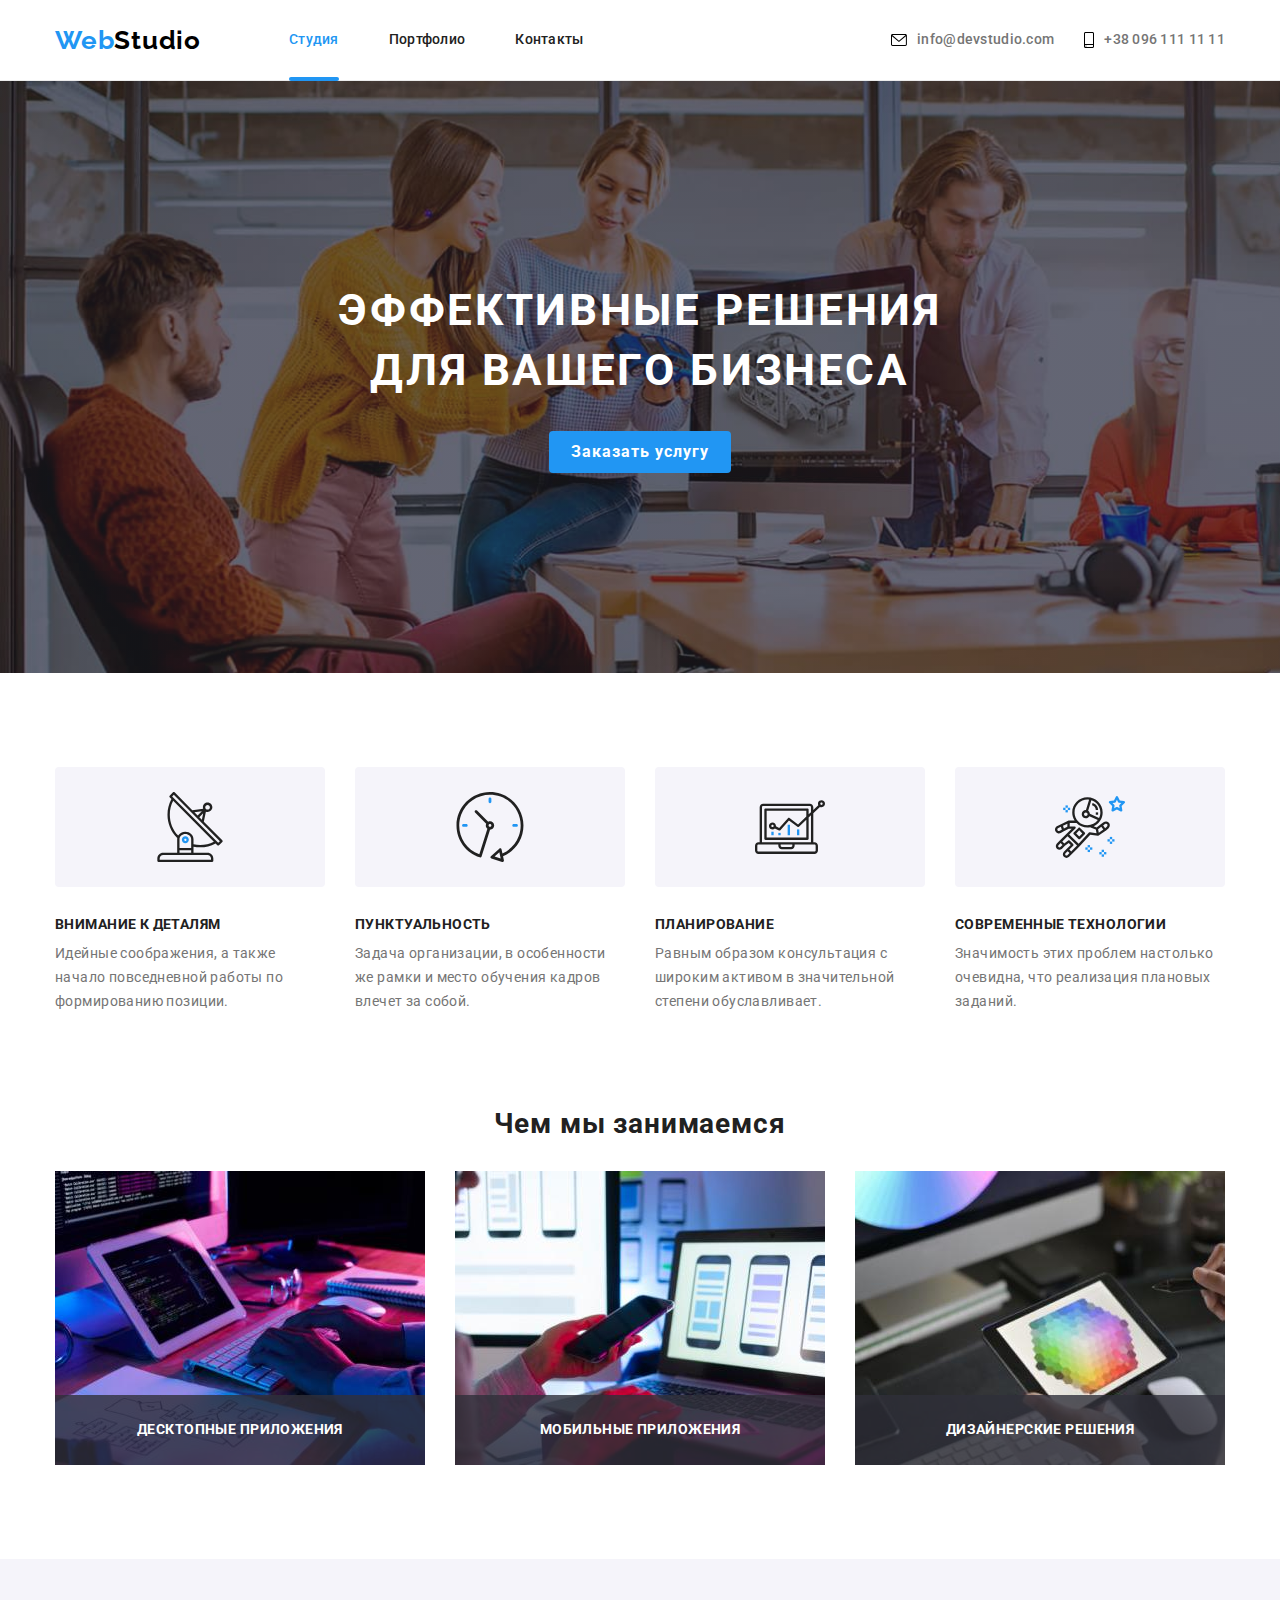
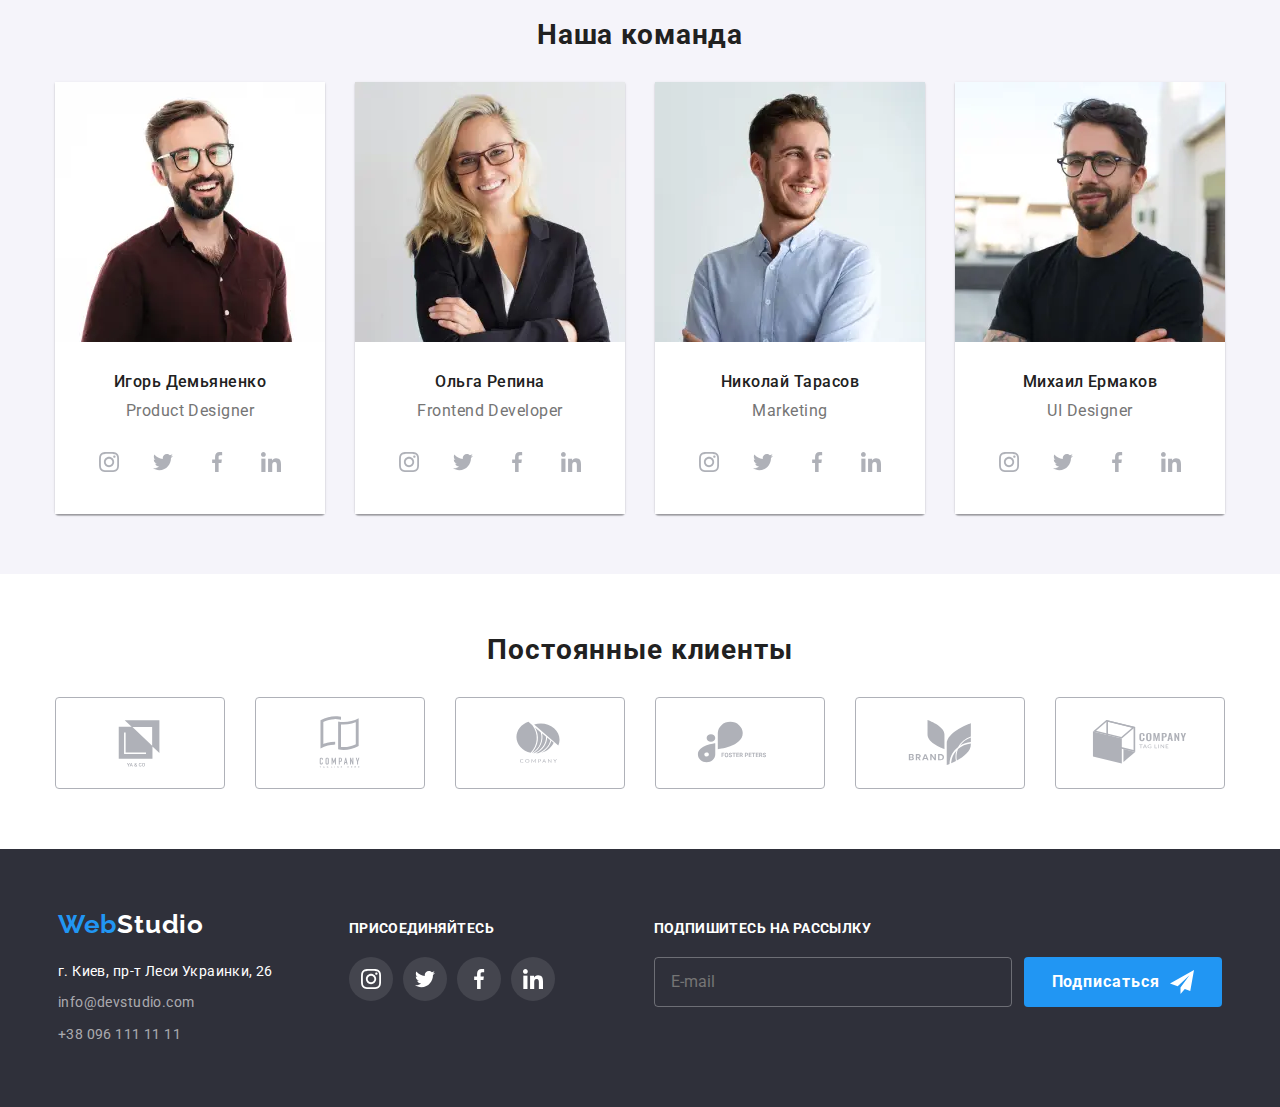
<file: index.html>
<!DOCTYPE html>
<html lang="ru">

<head>
    <meta charset="UTF-8">
    <meta http-equiv="X-UA-Compatible" content="IE=edge">
    <meta name="viewport" content="width=device-width, initial-scale=1.0">
    <title>WebStudio</title>
    <link rel="preconnect" href="https://fonts.gstatic.com">
    <link
        href="https://fonts.googleapis.com/css2?family=Raleway:wght@700&family=Roboto:wght@400;500;700;900&display=swap"
        rel="stylesheet">
    <link rel="stylesheet"
        href="https://cdnjs.cloudflare.com/ajax/libs/modern-normalize/1.0.0/modern-normalize.min.css">
    <link rel="stylesheet" href="./css/main.min.css">
    <!-- <link rel="stylesheet" href="./css/styles.css"> -->
</head>

<body>
    <!-- HEADER-->
    <header class="header">
        <div class="header__container container">
            <nav class="header__navigation">
                <a class="header__logo link" href="./index.html">
                    <span class="header__logo-web">Web</span>Studio</a>
                <ul class="menu list">
                    <li class="menu__item">
                        <a class="menu__link link current" href="./index.html">Студия</a>
                    </li>
                    <li class="menu__item">
                        <a class="menu__link link" href="./portfolio.html">Портфолио</a>
                    </li>
                    <li class="menu__item">
                        <a class="menu__link link" href="">Контакты</a>
                    </li>
                </ul>

            </nav>
            <ul class="contacts__list list">
                <li class="contacts__item-mail">
                    <a class="contacts__link link" href="mailto:info@devstudio.com">
                        <svg class="contacts__link-envelope-icon">
                            <use href="./images/icons.svg#icon-envelope"></use>
                        </svg>
                        info@devstudio.com
                    </a>
                </li>
                <li class="contacts__item-phone link">
                    <a class="contacts__link link" href="tel:+380961111111">
                        <svg class="contacts__link-phone-icon">
                            <use href="./images/icons.svg#icon-smartphone"></use>
                        </svg>
                        +38 096 111 11 11
                    </a>
                </li>
            </ul>
            <!-- Кнопка "бургер" -->
            <button type="button" class="header__mobile-menu-btn" data-menu-button>
                <svg class="header__mobile-menu-icon">
                    <use href="./images/icons.svg#burger-menu"></use>
                </svg>
            </button>
        </div>
        <div class="mobile-menu" data-menu>
            <div class="mobile-menu__container container">
                <button type="button" class="mobile-menu__close-btn" data-menu-close>
                    <svg class="modal__close-btn-icon">
                        <use href="./images/icons.svg#icon-close"></use>
                    </svg>
                </button>
                <ul class="mobile-menu__link-list list">
                    <li class="mobile-menu__item">
                        <a class="mobile-menu__link link phone-current" href="./index.html">Студия</a>
                    </li>
                    <li class="mobile-menu__item">
                        <a class="mobile-menu__link link" href="./portfolio.html">Портфолио</a>
                    </li>
                    <li class="mobile-menu__item">
                        <a class="mobile-menu__link link" href="">Контакты</a>
                    </li>
                </ul>
                <ul class="mobile-menu__list list">
                    <li class="mobile-menu__contacts-item link">
                        <a class="mobile-menu__contacts-link-phone link" href="tel:+380961111111">
                            +38 096 111 11 11
                        </a>
                    </li>
                    <li class="mobile-menu__contacts-item">
                        <a class="mobile-menu__contacts-link-mail link" href="mailto:info@devstudio.com">
                            info@devstudio.com
                        </a>
                    </li>
                </ul>
                <ul class="mobile-menu__social-list list">
                    <li class="mobile-menu__social-item">
                        <a class="mobile-menu__social-link link" href="#">Instagram</a>
                    </li>
                    <li class="mobile-menu__social-item">
                        <a class="mobile-menu__social-link link" href="#">Twitter</a>
                    </li>
                    <li class="mobile-menu__social-item">
                        <a class="mobile-menu__social-link link" href="#">Facebook</a>
                    </li>
                    <li class="mobile-menu__social-item">
                        <a class="mobile-menu__social-link link" href="#">LinkedIn</a>
                    </li>
                </ul>
            </div>
        </div>
    </header>
    <!-- HERO -->
    <main>
        <section class="hero__section">
            <h1 class="hero__title">Эффективные решения для вашего бизнеса</h1>
            <button class="hero__modal-btn" type="button" data-modal-open>Заказать услугу</button>
        </section>

        <!-- ABOUT -->
        <section class="about">
            <div class="about__container container">
                <h2 class="about__title" hidden>Наши преимущества</h2>
                <ul class="about__list list">
                    <li class="about__list-item">
                        <div class="about__list-icon">
                            <svg class="about__list-item-icon">
                                <use href="./images/icons.svg#icon-antenna"></use>
                            </svg>
                        </div>
                        <h3 class="about__list-suptitle">Внимание к деталям</h3>
                        <p class="about__list-text">Идейные соображения, а также начало повседневной работы по
                            формированию позиции.</p>
                    </li>
                    <li class="about__list-item">
                        <div class="about__list-icon">
                            <svg class="about__list-item-icon">
                                <use href="./images/icons.svg#icon-clock"></use>
                            </svg>
                        </div>
                        <h3 class="about__list-suptitle">Пунктуальность</h3>
                        <p class="about__list-text">Задача организации, в особенности же рамки и место обучения кадров
                            влечет за собой.</p>
                    </li>
                    <li class="about__list-item">
                        <div class="about__list-icon">
                            <svg class="about__list-item-icon">
                                <use href="./images/icons.svg#icon-diagram"></use>
                            </svg>
                        </div>
                        <h3 class="about__list-suptitle">Планирование</h3>
                        <p class="about__list-text">Равным образом консультация с широким активом в значительной степени
                            обуславливает.</p>
                    </li>
                    <li class="about__list-item">
                        <div class="about__list-icon">
                            <svg class="about__list-item-icon">
                                <use href="./images/icons.svg#icon-astronaut"></use>
                            </svg>
                        </div>
                        <h3 class="about__list-suptitle">Современные технологии</h3>
                        <p class="about__list-text">Значимость этих проблем настолько очевидна, что реализация плановых
                            заданий.</p>
                    </li>
                </ul>
            </div>
        </section>

        <!-- Section What we do -->

        <section class="whatwedo__section">
            <div class="container">
                <h2 class="section-suptitle">Чем мы занимаемся</h2>
                <ul class="whatwedo__section-list list">
                    <li class="whatwedo__section-list-img">
                        <img srcset="./images/adaptive/wwd/img@1x.jpg 1x, ./images/adaptive/wwd/img@2x.jpg 2x"
                            src="./images/wwd/img.jpg" alt="img1" width="370" height="294" />
                        <p class="whatwedo__section-list-suptitle">Десктопные приложения</p>
                    </li>
                    <li class="whatwedo__section-list-img">
                        <img srcset="./images/adaptive/wwd/img2@1x.jpg 1x, ./images/adaptive/wwd/img2@2x.jpg 2x"
                            src="./images/wwd/img2.jpg" alt="img2" width="370" height="294" />
                        <p class="whatwedo__section-list-suptitle">Мобильные приложения</p>
                    </li>
                    <li class="whatwedo__section-list-img">
                        <img srcset="./images/adaptive/wwd/img3@1x.jpg 1x, ./images/adaptive/wwd/img3@2x.jpg 2x"
                            src="./images/wwd/img3.jpg" alt="img3" width="370" height="294" />
                        <p class="whatwedo__section-list-suptitle">Дизайнерские решения</p>
                    </li>
                </ul>
            </div>
        </section>


        <section class="ourteam">
            <div class="ourteam__main container">
                <h2 class="ourteam__suptitle section-suptitle">Наша команда</h2>
                <ul class="ourteam__list list">
                    <li class="ourteam__list-item">
                        <picture>
                            <source
                                srcset="./images/adaptive/ourteam/desktop-i_demjanenko@1x.webp 1x, ./images/adaptive/ourteam/desktop-i_demjanenko@2x.webp 2x"
                                media="(min-width: 1200px)" type="image/webp">
                            <source
                                srcset="./images/adaptive/ourteam/desktop-i_demjanenko@1x.jpg 1x, ./images/adaptive/ourteam/desktop-i_demjanenko@2x.jpg 2x"
                                media="(min-width: 1200px)">

                            <source
                                srcset="./images/adaptive/ourteam/tablet-i_demjanenko@1x.webp 1x, ./images/adaptive/ourteam/tablet-i_demjanenko@2x.webp 2x"
                                media="(min-width: 768px)" type="image/webp">
                            <source
                                srcset="./images/adaptive/ourteam/tablet-i_demjanenko@1x.jpg 1x, ./images/adaptive/ourteam/tablet-i_demjanenko@2x.jpg 2x"
                                media="(min-width: 768px)">

                            <source
                                srcset="./images/adaptive/ourteam/mobile-i_demjanenko@1x.webp 1x, ./images/adaptive/ourteam/mobile-i_demjanenko@2x.webp 2x"
                                media="(max-width: 767px)" type="image/webp">
                            <source
                                srcset="./images/adaptive/ourteam/mobile-i_demjanenko@1x.jpg 1x, ./images/adaptive/ourteam/mobile-i_demjanenko@2x.jpg 2x"
                                media="(max-width: 767px)">

                            <img class="ourteam__list-photo" src=./images/ourteam/i_demjanenko.jpg alt="i_demjanenko"
                                width="270" height="260">
                        </picture>

                        <div class="ourteam__teambox">
                            <h3 class="ourteam__teambox-suptitle">Игорь Демьяненко</h3>
                            <p class="ourteam__teambox-proffesion" lang="en">Product Designer</p>
                            <ul class="social-list list">
                                <li class="social-list-item">
                                    <a href="" class="social-list-link link">
                                        <svg class="social-list-icon">
                                            <use href="./images/icons.svg#icon-instagram"></use>
                                        </svg>
                                    </a>
                                </li>
                                <li class="social-list-item">
                                    <a href="" class="social-list-link link">
                                        <svg class="social-list-icon">
                                            <use href="./images/icons.svg#icon-twitter"></use>
                                        </svg>
                                    </a>
                                </li>
                                <li class="social-list-item">
                                    <a href="" class="social-list-link link">
                                        <svg class="social-list-icon">
                                            <use href="./images/icons.svg#icon-facebook"></use>
                                        </svg>
                                    </a>
                                </li>
                                <li class="social-list-item">
                                    <a href="" class="social-list-link link">
                                        <svg class="social-list-icon">
                                            <use href="./images/icons.svg#icon-linkedin"></use>
                                        </svg>
                                    </a>
                                </li>
                            </ul>
                        </div>
                    </li>
                    <li class="ourteam__list-item">
                        <picture>
                            <source
                                srcset="./images/adaptive/ourteam/desktop-o_repina@1x.webp 1x, ./images/adaptive/ourteam/desktop-o_repina@2x.webp 2x"
                                media="(min-width: 1200px)" type="image/webp">
                            <source
                                srcset="./images/adaptive/ourteam/desktop-o_repina@1x.jpg 1x, ./images/adaptive/ourteam/desktop-o_repina@2x.jpg 2x"
                                media="(min-width: 1200px)">

                            <source
                                srcset="./images/adaptive/ourteam/tablet-o_repina@1x.webp 1x, ./images/adaptive/ourteam/tablet-o_repina@2x.webp 2x"
                                media="(min-width: 768px)" type="image/webp">
                            <source
                                srcset="./images/adaptive/ourteam/tablet-o_repina@1x.jpg 1x, ./images/adaptive/ourteam/tablet-o_repina@2x.jpg 2x"
                                media="(min-width: 768px)">

                            <source
                                srcset="./images/adaptive/ourteam/mobile-o_repina@1x.webp 1x, ./images/adaptive/ourteam/mobile-o_repina@2x.webp 2x"
                                media="(max-width: 767px)" type="image/webp">
                            <source
                                srcset="./images/adaptive/ourteam/mobile-o_repina@1x.jpg 1x, ./images/adaptive/ourteam/mobile-o_repina@2x.jpg 2x"
                                media="(max-width: 767px)">

                            <img class="ourteam__list-photo" src=./images/ourteam/o_repina.jpg alt="o_repina"
                                width="270" height="260">
                        </picture>

                        <div class="ourteam__teambox">
                            <h3 class="ourteam__teambox-suptitle">Ольга Репина</h3>
                            <p class="ourteam__teambox-proffesion" lang="en">Frontend Developer</p>
                            <ul class="social-list list">
                                <li class="social-list-item">
                                    <a href="" class="social-list-link link">
                                        <svg class="social-list-icon">
                                            <use href="./images/icons.svg#icon-instagram"></use>
                                        </svg>
                                    </a>
                                </li>
                                <li class="social-list-item">
                                    <a href="" class="social-list-link link">
                                        <svg class="social-list-icon">
                                            <use href="./images/icons.svg#icon-twitter"></use>
                                        </svg>
                                    </a>
                                </li>
                                <li class="social-list-item">
                                    <a href="" class="social-list-link link">
                                        <svg class="social-list-icon">
                                            <use href="./images/icons.svg#icon-facebook"></use>
                                        </svg>
                                    </a>
                                </li>
                                <li class="social-list-item">
                                    <a href="" class="social-list-link link">
                                        <svg class="social-list-icon">
                                            <use href="./images/icons.svg#icon-linkedin"></use>
                                        </svg>
                                    </a>
                                </li>
                            </ul>
                        </div>
                    </li>
                    <li class="ourteam__list-item">
                        <picture>
                            <source
                                srcset="./images/adaptive/ourteam/desktop-n_tarasov@1x.webp 1x, ./images/adaptive/ourteam/desktop-n_tarasov@2x.webp 2x"
                                media="(min-width: 1200px)" type="image/webp">
                            <source
                                srcset="./images/adaptive/ourteam/desktop-n_tarasov@1x.jpg 1x, ./images/adaptive/ourteam/desktop-n_tarasov@2x.jpg 2x"
                                media="(min-width: 1200px)">

                            <source
                                srcset="./images/adaptive/ourteam/tablet-n_tarasov@1x.webp 1x, ./images/adaptive/ourteam/tablet-n_tarasov@2x.webp 2x"
                                media="(min-width: 768px)" type="image/webp">
                            <source
                                srcset="./images/adaptive/ourteam/tablet-n_tarasov@1x.jpg 1x, ./images/adaptive/ourteam/tablet-n_tarasov@2x.jpg 2x"
                                media="(min-width: 768px)">

                            <source
                                srcset="./images/adaptive/ourteam/mobile-n_tarasov@1x.webp 1x, ./images/adaptive/ourteam/mobile-n_tarasov@2x.webp 2x"
                                media="(max-width: 767px)" type="image/webp">
                            <source
                                srcset="./images/adaptive/ourteam/mobile-n_tarasov@1x.jpg 1x, ./images/adaptive/ourteam/mobile-n_tarasov@2x.jpg 2x"
                                media="(max-width: 767px)">

                            <img class="ourteam__list-photo" src=./images/ourteam/n_tarasov.jpg alt="n_tarasov">
                        </picture>

                        <div class="ourteam__teambox">
                            <h3 class="ourteam__teambox-suptitle">Николай Тарасов</h3>
                            <p class="ourteam__teambox-proffesion" lang="en">Marketing</p>
                            <ul class="social-list list">
                                <li class="social-list-item">
                                    <a href="" class="social-list-link link">
                                        <svg class="social-list-icon">
                                            <use href="./images/icons.svg#icon-instagram"></use>
                                        </svg>
                                    </a>
                                </li>
                                <li class="social-list-item">
                                    <a href="" class="social-list-link link">
                                        <svg class="social-list-icon">
                                            <use href="./images/icons.svg#icon-twitter"></use>
                                        </svg>
                                    </a>
                                </li>
                                <li class="social-list-item">
                                    <a href="" class="social-list-link link">
                                        <svg class="social-list-icon">
                                            <use href="./images/icons.svg#icon-facebook"></use>
                                        </svg>
                                    </a>
                                </li>
                                <li class="social-list-item">
                                    <a href="" class="social-list-link link">
                                        <svg class="social-list-icon">
                                            <use href="./images/icons.svg#icon-linkedin"></use>
                                        </svg>
                                    </a>
                                </li>
                            </ul>
                        </div>
                    </li>
                    <li class="ourteam__list-item">
                        <picture>
                            <source
                                srcset="./images/adaptive/ourteam/desktop-m_ermakov@1x.webp 1x, ./images/adaptive/ourteam/desktop-m_ermakov@2x.webp 2x"
                                media="(min-width: 1200px)" type="image/webp">
                            <source
                                srcset="./images/adaptive/ourteam/desktop-m_ermakov@1x.jpg 1x, ./images/adaptive/ourteam/desktop-m_ermakov@2x.jpg 2x"
                                media="(min-width: 1200px)">

                            <source
                                srcset="./images/adaptive/ourteam/tablet-m_ermakov@1x.webp 1x, ./images/adaptive/ourteam/tablet-m_ermakov@2x.webp 2x"
                                media="(min-width: 768px)" type="image/webp">
                            <source
                                srcset="./images/adaptive/ourteam/tablet-m_ermakov@1x.jpg 1x, ./images/adaptive/ourteam/tablet-m_ermakov@2x.jpg 2x"
                                media="(min-width: 768px)">

                            <source
                                srcset="./images/adaptive/ourteam/mobile-m_ermakov@1x.webp 1x, ./images/adaptive/ourteam/mobile-m_ermakov@2x.webp 2x"
                                media="(max-width: 767px)" type="image/webp">
                            <source
                                srcset="./images/adaptive/ourteam/mobile-m_ermakov@1x.jpg 1x, ./images/adaptive/ourteam/mobile-m_ermakov@2x.jpg 2x"
                                media="(max-width: 767px)">

                            <img class="ourteam__list-photo" src=./images/ourteam/m_ermakov.jpg alt="m_ermakov"
                                width="270" height="260">
                        </picture>

                        <div class="ourteam__teambox">
                            <h3 class="ourteam__teambox-suptitle">Михаил Ермаков</h3>
                            <p class="ourteam__teambox-proffesion" lang="en">UI Designer</p>
                            <ul class="social-list list">
                                <li class="social-list-item">
                                    <a href="" class="social-list-link link">
                                        <svg class="social-list-icon">
                                            <use href="./images/icons.svg#icon-instagram"></use>
                                        </svg>
                                    </a>
                                </li>
                                <li class="social-list-item">
                                    <a href="" class="social-list-link link">
                                        <svg class="social-list-icon">
                                            <use href="./images/icons.svg#icon-twitter"></use>
                                        </svg>
                                    </a>
                                </li>
                                <li class="social-list-item">
                                    <a href="" class="social-list-link link">
                                        <svg class="social-list-icon">
                                            <use href="./images/icons.svg#icon-facebook"></use>
                                        </svg>
                                    </a>
                                </li>
                                <li class="social-list-item">
                                    <a href="" class="social-list-link link">
                                        <svg class="social-list-icon">
                                            <use href="./images/icons.svg#icon-linkedin"></use>
                                        </svg>
                                    </a>
                                </li>
                            </ul>
                        </div>
                    </li>
                </ul>
            </div>
        </section>

        <!-- Our clients -->
        <section class="our-clients">
            <div class="our-clients__main container">
                <h2 class="section-suptitle">Постоянные клиенты</h2>
                <ul class="our-clients__list list">
                    <li class="our-clients__list-item">
                        <a href="" class="our-clients__list-link">
                            <svg class="our-clients__list-icon">
                                <use href="./images/icons.svg#icon-client1"></use>
                            </svg>
                        </a>
                    </li>
                    <li class="our-clients__list-item">
                        <a href="" class="our-clients__list-link">
                            <svg class="our-clients__list-icon">
                                <use href="./images/icons.svg#icon-client2"></use>
                            </svg>
                        </a>
                    </li>
                    <li class="our-clients__list-item">
                        <a href="" class="our-clients__list-link">
                            <svg class="our-clients__list-icon">
                                <use href="./images/icons.svg#icon-client3"></use>
                            </svg>
                        </a>
                    </li>
                    <li class="our-clients__list-item">
                        <a href="" class="our-clients__list-link">
                            <svg class="our-clients__list-icon">
                                <use href="./images/icons.svg#icon-client4"></use>
                            </svg>
                        </a>
                    </li>
                    <li class="our-clients__list-item">
                        <a href="" class="our-clients__list-link">
                            <svg class="our-clients__list-icon">
                                <use href="./images/icons.svg#icon-client5"></use>
                            </svg>
                        </a>
                    </li>
                    <li class="our-clients__list-item">
                        <a href="" class="our-clients__list-link">
                            <svg class="our-clients__list-icon">
                                <use href="./images/icons.svg#icon-client6"></use>
                            </svg>
                        </a>
                    </li>
                </ul>
            </div>
        </section>

    </main>

    <footer class="footers">
        <div class="footer__all-section container">
            <div class="footers__section">
                <a class="header__logo link" href="./index.html">
                    <span class="header__logo-web">Web</span>Studio</a>

                <address class="footer__address">
                    <ul class="footer__address-list list">
                        <li class="footer__address-item">
                            <a class="footer__address-link-address link" href="https://goo.gl/maps/h9P4wYP6EdmcLFw76"
                                target="_blank" rel="noopener noreferrer">г. Киев,
                                пр-т Леси Украинки, 26</a>
                        </li>
                        <li class="footer__address-item">
                            <a class="footer__address-link-mail link"
                                href="mailto:info@devstudio.com">info@devstudio.com</a>
                        </li>
                        <li class="footer__address-item">
                            <a class="footer__address-link-tel link" href="tel:+380961111111">+38 096 111 11 11</a>
                        </li>
                    </ul>
                </address>
            </div>
            <div class="footer__social-list">
                <h3 class="footer__social-list-suptitle">присоединяйтесь</h3>
                <ul class="social-list list">
                    <li class="social-list-item">
                        <a href="" class="social-list-link link">
                            <svg class="social-list-icon">
                                <use href="./images/icons.svg#icon-instagram"></use>
                            </svg>
                        </a>
                    </li>
                    <li class="social-list-item">
                        <a href="" class="social-list-link link">
                            <svg class="social-list-icon">
                                <use href="./images/icons.svg#icon-twitter"></use>
                            </svg>
                        </a>
                    </li>
                    <li class="social-list-item">
                        <a href="" class="social-list-link link">
                            <svg class="social-list-icon">
                                <use href="./images/icons.svg#icon-facebook"></use>
                            </svg>
                        </a>
                    </li>
                    <li class="social-list-item">
                        <a href="" class="social-list-link link">
                            <svg class="social-list-icon">
                                <use href="./images/icons.svg#icon-linkedin"></use>
                            </svg>
                        </a>
                    </li>
                </ul>
            </div>
            <div class="footer__box">
                <p class="footer__form-title">Подпишитесь на рассылку</p>
                <form action="#" class="footer__form">

                    <label for="subscribe-user-mail" class="footer__form-field">
                        <input type="email" name="user-mail-mailing" class="footer__form-field-email"
                            id="subscribe-user-mail" placeholder="E-mail" required>
                    </label>
                    <button type="submit" class="footer__form-field-subscribe-btn">Подписаться</button>
                </form>
            </div>
        </div>
    </footer>

    <div class="backdrop is-hidden" data-modal>
        <div class="modal">
            <button type="button" class="modal__close-btn" data-modal-close>
                <svg class="modal__close-btn-icon">
                    <use href="./images/icons.svg#icon-close"></use>
                </svg>
            </button>
            <form action="#" class="modal__form">
                <p class="modal__form-title">Оставьте свои данные, мы вам перезвоним</p>
                <label class="modal__form-field">
                    Имя
                    <span class="modal__form-field-input-wrapper">
                        <input type="text" name="user-name" class="modal__form-input" minlength="2" required>
                        <svg class="modal__form-input-icon">
                            <use href="./images/icons.svg#icon-person"></use>
                        </svg>
                    </span>
                </label>
                <label class="modal__form-field">
                    Телефон
                    <span class="modal__form-field-input-wrapper">
                        <input type="tel" name="user-phone" class="modal__form-input" required
                            pattern="[0-9]{3}-[0-9]{3}-[0-9]{2}-[0-9]{2}" title="000-000-00-00">
                        <svg class="modal__form-input-icon">
                            <use href="./images/icons.svg#icon-phone"></use>
                        </svg>
                    </span>
                </label>
                <label class="modal__form-field">
                    Почта
                    <span class="modal__form-field-input-wrapper">
                        <input type="email" name="user-email" class="modal__form-input">
                        <svg class="modal__form-input-icon">
                            <use href="./images/icons.svg#icon-email"></use>
                        </svg>
                    </span>
                </label>
                <label class="modal__form-field">
                    Комментарий
                    <textarea name="user-comment" class="modal__form-comment" placeholder="Введите текст"></textarea>
                </label>
                <input type="checkbox" name="user-agreement" class="modal__form-checkbox visually-hidden"
                    id="checkbox-agreement" required>
                <label for="checkbox-agreement" class="modal__form-checkbox-agreement">
                    Соглашаюсь с рассылкой и принимаю
                    <a class="modal__form-agreement-link link" href="">Условия договора</a>
                </label>
                <button type="submit" class="modal__form-field-btn">Отправить</button>
            </form>
        </div>
    </div>
    <script src="./js/menu.js"></script>
    <script src="./js/modal.js"></script>
</body>

</html>
</file>
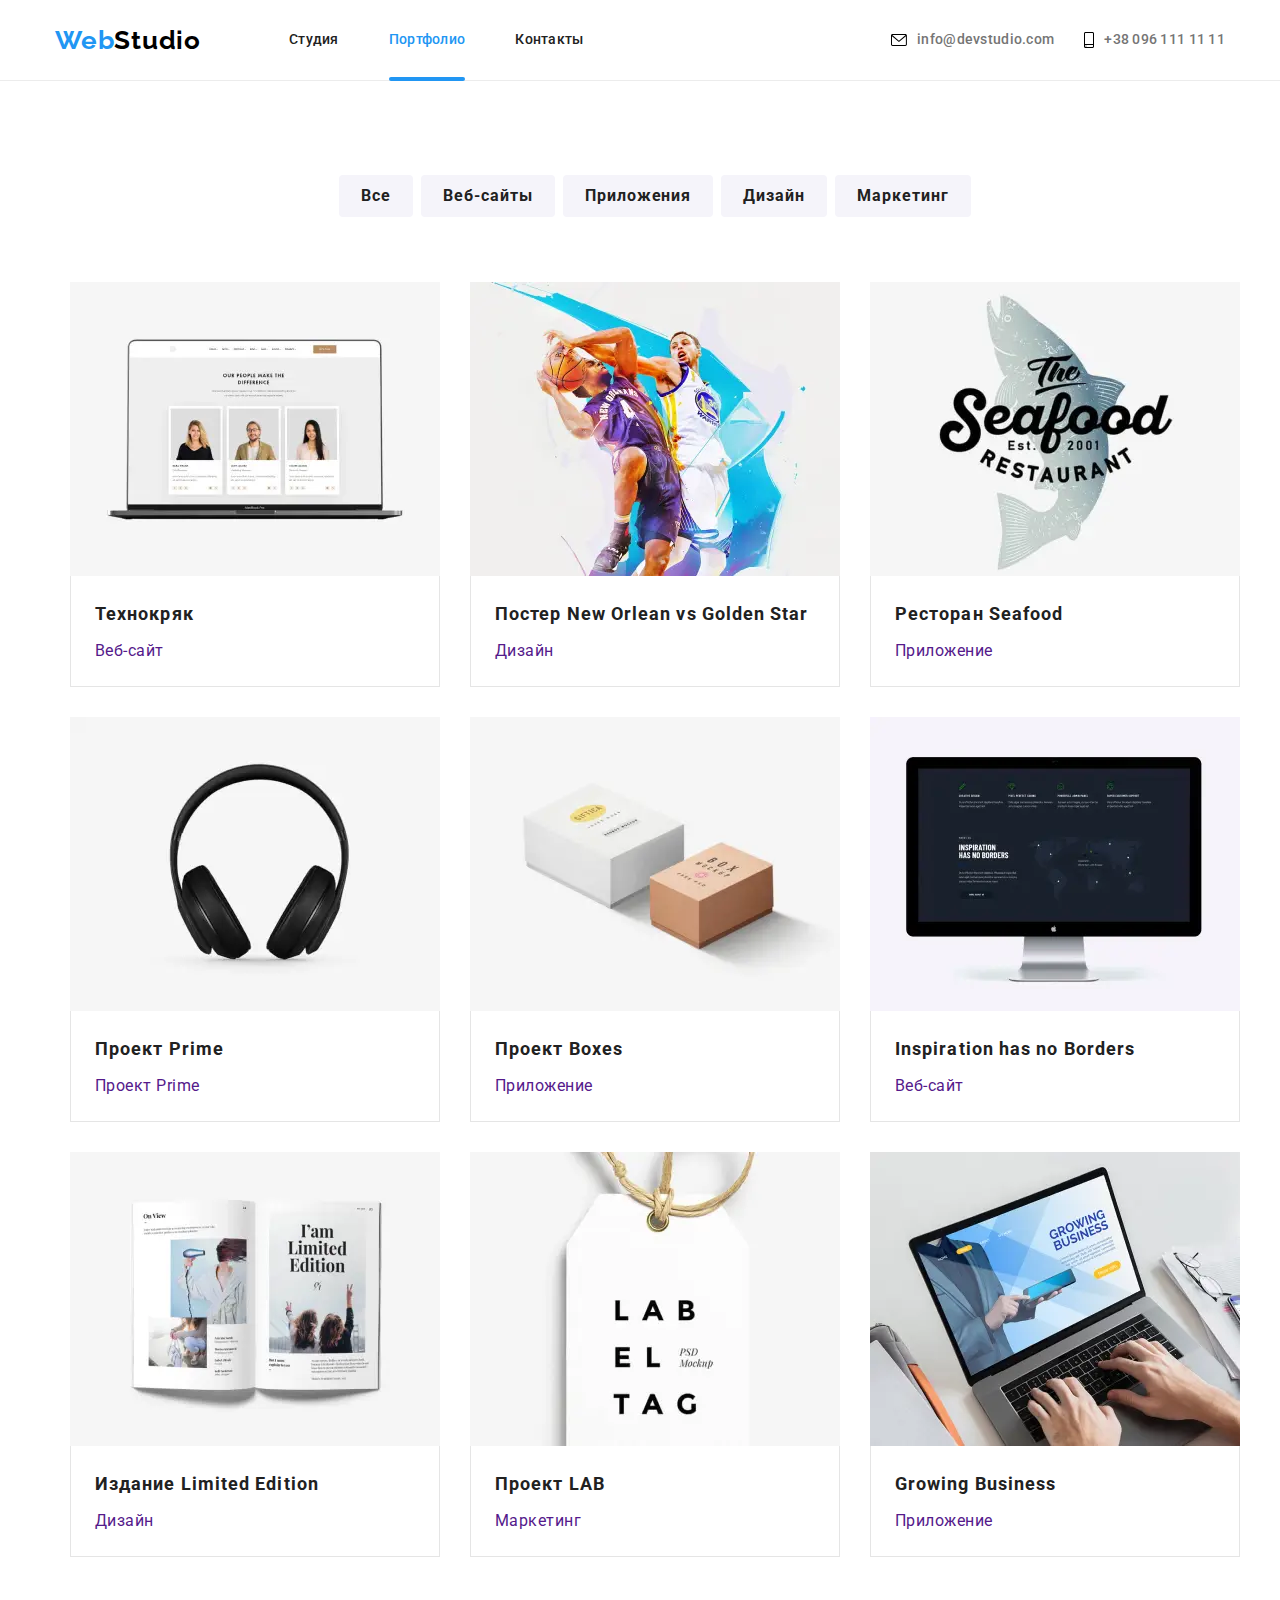
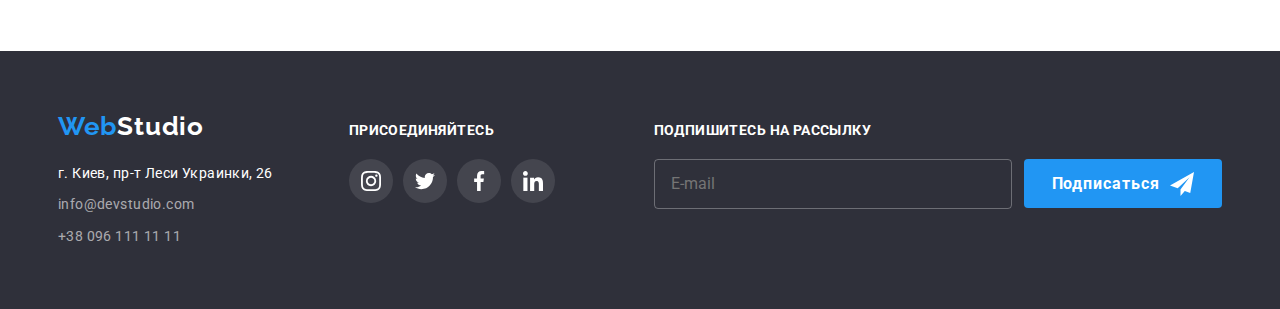
<file: portfolio.html>
<!DOCTYPE html>
<html lang="ru">

<head>
    <meta charset="UTF-8">
    <meta http-equiv="X-UA-Compatible" content="IE=edge">
    <meta name="viewport" content="width=device-width, initial-scale=1.0">
    <title>WebStudio Portfolio</title>
    <link rel="preconnect" href="https://fonts.gstatic.com">
    <link
        href="https://fonts.googleapis.com/css2?family=Raleway:wght@700&family=Roboto:wght@400;500;700;900&display=swap"
        rel="stylesheet">
    <link rel="stylesheet"
        href="https://cdnjs.cloudflare.com/ajax/libs/modern-normalize/1.0.0/modern-normalize.min.css">
    <link rel="stylesheet" href="./css/main.min.css">
    <!-- <link rel="stylesheet" href="./css/styles.css"> -->
</head>

<body>
    <header class="header">
        <div class="header__container container">
            <nav class="header__navigation">
                <a class="header__logo link" href="./index.html">
                    <span class="header__logo-web">Web</span>Studio</a>
                <ul class="menu list">
                    <li class="menu__item">
                        <a class="menu__link link" href="./index.html">Студия</a>
                    </li>
                    <li class="menu__item">
                        <a class="menu__link link current" href="./portfolio.html">Портфолио</a>
                    </li>
                    <li class="menu__item">
                        <a class="menu__link link" href="">Контакты</a>
                    </li>
                </ul>

            </nav>
            <ul class="contacts__list list">
                <li class="contacts__item-mail">
                    <a class="contacts__link link" href="mailto:info@devstudio.com">
                        <svg class="contacts__link-envelope-icon">
                            <use href="./images/icons.svg#icon-envelope"></use>
                        </svg>
                        info@devstudio.com
                    </a>
                </li>
                <li class="contacts__item-phone link">
                    <a class="contacts__link link" href="tel:+380961111111">
                        <svg class="contacts__link-phone-icon">
                            <use href="./images/icons.svg#icon-smartphone"></use>
                        </svg>
                        +38 096 111 11 11
                    </a>
                </li>
            </ul>
            <!-- Кнопка "бургер" -->
            <button type="button" class="header__mobile-menu-btn" data-menu-button>
                <svg class="header__mobile-menu-icon">
                    <use href="./images/icons.svg#burger-menu"></use>
                </svg>
            </button>
        </div>
        <div class="mobile-menu" data-menu>
            <div class="mobile-menu__container container">
                <button type="button" class="mobile-menu__close-btn" data-menu-close>
                    <svg class="modal__close-btn-icon">
                        <use href="./images/icons.svg#icon-close"></use>
                    </svg>
                </button>
                <ul class="mobile-menu__link-list list">
                    <li class="mobile-menu__item">
                        <a class="mobile-menu__link link" href="./index.html">Студия</a>
                    </li>
                    <li class="mobile-menu__item">
                        <a class="mobile-menu__link link phone-current" href="./portfolio.html">Портфолио</a>
                    </li>
                    <li class="mobile-menu__item">
                        <a class="mobile-menu__link link" href="">Контакты</a>
                    </li>
                </ul>
                <ul class="mobile-menu__list list">
                    <li class="mobile-menu__contacts-item link">
                        <a class="mobile-menu__contacts-link-phone link" href="tel:+380961111111">
                            +38 096 111 11 11
                        </a>
                    </li>
                    <li class="mobile-menu__contacts-item">
                        <a class="mobile-menu__contacts-link-mail link" href="mailto:info@devstudio.com">
                            info@devstudio.com
                        </a>
                    </li>
                </ul>
                <ul class="mobile-menu__social-list list">
                    <li class="mobile-menu__social-item">
                        <a class="mobile-menu__social-link link" href="#">Instagram</a>
                    </li>
                    <li class="mobile-menu__social-item">
                        <a class="mobile-menu__social-link link" href="#">Twitter</a>
                    </li>
                    <li class="mobile-menu__social-item">
                        <a class="mobile-menu__social-link link" href="#">Facebook</a>
                    </li>
                    <li class="mobile-menu__social-item">
                        <a class="mobile-menu__social-link link" href="#">LinkedIn</a>
                    </li>
                </ul>
            </div>
        </div>
    </header>

    <main>

        <section class="portfolio__presentation container">
            <div class="portfolio__box container">
                <h1 hidden>Наши работы</h1>
                <ul class="portfolio__menu list">
                    <li class="porfolio__menu-item">
                        <button class="modal-btn" type="button">Все</button>
                    </li>
                    <li class="porfolio__menu-item">
                        <button class="modal-btn" type="button">Веб-сайты</button>
                    </li>
                    <li class="porfolio__menu-item">
                        <button class="modal-btn" type="button">Приложения</button>
                    </li>
                    <li class="porfolio__menu-item">
                        <button class="modal-btn" type="button">Дизайн</button>
                    </li>
                    <li class="porfolio__menu-item">
                        <button class="modal-btn" type="button">Маркетинг</button>
                    </li>
                </ul>




                <ul class="porfolio__list list">
                    <li class="portfolio__list-item">
                        <a href="" class="porfolio__list-item-block link">
                            <div class="portfolio__list-item-wrapper">
                                <picture>
                                    <source
                                        srcset="./images/adaptive/portfolio/desktop/desktop-tehno-crack@1x.webp 1x, ./images/adaptive/portfolio/desktop/desktop-tehno-crack@2x.webp 2x"
                                        media="(min-width: 1200px)" type="image/webp">
                                    <source
                                        srcset="./images/adaptive/portfolio/desktop/desktop-tehno-crack@1x.jpg 1x, ./images/adaptive/portfolio/desktop/desktop-tehno-crack@2x.jpg 2x"
                                        media="(min-width: 1200px)">

                                    <source
                                        srcset="./images/adaptive/portfolio/tablet/tablet-tehno-crack@1x.webp 1x, ./images/adaptive/portfolio/tablet/tablet-tehno-crack@2x.webp 2x"
                                        media="(min-width: 768px)" type="image/webp">
                                    <source
                                        srcset="./images/adaptive/portfolio/tablet/tablet-tehno-crack@1x.jpg 1x, ./images/adaptive/portfolio/tablet/tablet-tehno-crack@2x.jpg 2x"
                                        media="(min-width: 768px)">

                                    <source
                                        srcset="./images/adaptive/portfolio/mobile/mobile-tehno-crack@1x.webp 1x, ./images/adaptive/portfolio/mobile/mobile-tehno-crack@2x.webp 2x"
                                        media="(max-width: 767px)" type="image/webp">
                                    <source
                                        srcset="./images/adaptive/portfolio/mobile/mobile-tehno-crack@1x.jpg 1x, ./images/adaptive/portfolio/mobile/mobile-tehno-crack@2x.jpg 2x"
                                        media="(max-width: 767px)">

                                    <img class="portfolio__list-item-img" src="./images/portfolio/tehno-crack.jpg"
                                        alt="">
                                </picture>

                                <p class="portfolio__list_overlay">Технокряк это современная площадка распространения
                                    коронавируса. Компании используют эту платформу
                                    для цифрового
                                    шпионажа и атак на защищённые сервера конкурентов.</p>
                            </div>
                            <div class="portfolio__list-item-box">
                                <h2 class="portfolio__list-item-box-suptitle">Технокряк</h2>
                                <p class="portfolio__list-item-box-text">Веб-сайт</p>
                            </div>
                        </a>
                    </li>
                    <li class="portfolio__list-item">
                        <a href="" class="porfolio__list-item-block link">
                            <div class="portfolio__list-item-wrapper">
                                <picture>
                                    <source
                                        srcset="./images/adaptive/portfolio/desktop/desktop-poster-new-orlean@1x.webp 1x, ./images/adaptive/portfolio/desktop/desktop-poster-new-orlean@2x.webp 2x"
                                        media="(min-width: 1200px)" type="image/webp">
                                    <source
                                        srcset="./images/adaptive/portfolio/desktop/desktop-poster-new-orlean@1x.jpg 1x, ./images/adaptive/portfolio/desktop/desktop-poster-new-orlean@2x.jpg 2x"
                                        media="(min-width: 1200px)">

                                    <source
                                        srcset="./images/adaptive/portfolio/tablet/tablet-poster-new-orlean@1x.webp 1x, ./images/adaptive/portfolio/tablet/tablet-poster-new-orlean@2x.webp 2x"
                                        media="(min-width: 768px)" type="image/webp">
                                    <source
                                        srcset="./images/adaptive/portfolio/tablet/tablet-poster-new-orlean@1x.jpg 1x, ./images/adaptive/portfolio/tablet/tablet-poster-new-orlean@2x.jpg 2x"
                                        media="(min-width: 768px)">

                                    <source
                                        srcset="./images/adaptive/portfolio/mobile/mobile-poster-new-orlean@1x.webp 1x, ./images/adaptive/portfolio/mobile/mobile-poster-new-orlean@2x.webp 2x"
                                        media="(max-width: 767px)" type="image/webp">
                                    <source
                                        srcset="./images/adaptive/portfolio/mobile/mobile-poster-new-orlean@1x.jpg 1x, ./images/adaptive/portfolio/mobile/mobile-poster-new-orlean@2x.jpg 2x"
                                        media="(max-width: 767px)">

                                    <img class="portfolio__list-item-img" src="./images/portfolio/poster-new-orlean.jpg"
                                        alt="">
                                </picture>

                                <p class="portfolio__list_overlay">Технокряк это современная площадка распространения
                                    коронавируса. Компании используют эту платформу
                                    для цифрового
                                    шпионажа и атак на защищённые сервера конкурентов.</p>
                            </div>
                            <div class="portfolio__list-item-box">
                                <h2 class="portfolio__list-item-box-suptitle">Постер New Orlean vs Golden Star</h2>
                                <p class="portfolio__list-item-box-text">Дизайн</p>
                            </div>
                        </a>
                    </li>
                    <li class="portfolio__list-item">
                        <a href="" class="porfolio__list-item-block link">
                            <div class="portfolio__list-item-wrapper">
                                <picture>
                                    <source
                                        srcset="./images/adaptive/portfolio/desktop/desktop-restaurant-sea-food@1x.webp 1x, ./images/adaptive/portfolio/desktop/desktop-restaurant-sea-food@2x.webp 2x"
                                        media="(min-width: 1200px)" type="image/webp">
                                    <source
                                        srcset="./images/adaptive/portfolio/desktop/desktop-restaurant-sea-food@1x.jpg 1x, ./images/adaptive/portfolio/desktop/desktop-restaurant-sea-food@2x.jpg 2x"
                                        media="(min-width: 1200px)">

                                    <source
                                        srcset="./images/adaptive/portfolio/tablet/tablet-restaurant-sea-food@1x.webp 1x, ./images/adaptive/portfolio/tablet/tablet-restaurant-sea-food@2x.webp 2x"
                                        media="(min-width: 768px)" type="image/webp">
                                    <source
                                        srcset="./images/adaptive/portfolio/tablet/tablet-restaurant-sea-food@1x.jpg 1x, ./images/adaptive/portfolio/tablet/tablet-restaurant-sea-food@2x.jpg 2x"
                                        media="(min-width: 768px)">

                                    <source
                                        srcset="./images/adaptive/portfolio/mobile/mobile-restaurant-sea-food@1x.webp 1x, ./images/adaptive/portfolio/mobile/mobile-restaurant-sea-food@2x.webp 2x"
                                        media="(max-width: 767px)" type="image/webp">
                                    <source
                                        srcset="./images/adaptive/portfolio/mobile/mobile-restaurant-sea-food@1x.jpg 1x, ./images/adaptive/portfolio/mobile/mobile-restaurant-sea-food@2x.jpg 2x"
                                        media="(max-width: 767px)">

                                    <img class="portfolio__list-item-img"
                                        src="./images/portfolio/restaurant-sea-food.jpg" alt="">
                                </picture>

                                <p class="portfolio__list_overlay">Технокряк это современная площадка распространения
                                    коронавируса. Компании используют эту платформу
                                    для цифрового
                                    шпионажа и атак на защищённые сервера конкурентов.</p>
                            </div>
                            <div class="portfolio__list-item-box">
                                <h2 class="portfolio__list-item-box-suptitle">Ресторан Seafood</h2>
                                <p class="portfolio__list-item-box-text">Приложение</p>
                            </div>
                        </a>
                    </li>
                    <li class="portfolio__list-item">
                        <a href="" class="porfolio__list-item-block link">
                            <div class="portfolio__list-item-wrapper">
                                <picture>
                                    <source
                                        srcset="./images/adaptive/portfolio/desktop/desktop-headphones@1x.webp 1x, ./images/adaptive/portfolio/desktop/desktop-headphones@2x.webp 2x"
                                        media="(min-width: 1200px)" type="image/webp">
                                    <source
                                        srcset="./images/adaptive/portfolio/desktop/desktop-headphones@1x.jpg 1x, ./images/adaptive/portfolio/desktop/desktop-headphones@2x.jpg 2x"
                                        media="(min-width: 1200px)">

                                    <source
                                        srcset="./images/adaptive/portfolio/tablet/tablet-headphones@1x.webp 1x, ./images/adaptive/portfolio/tablet/tablet-headphones@2x.webp 2x"
                                        media="(min-width: 768px)" type="image/webp">
                                    <source
                                        srcset="./images/adaptive/portfolio/tablet/tablet-headphones@1x.jpg 1x, ./images/adaptive/portfolio/tablet/tablet-headphones@2x.jpg 2x"
                                        media="(min-width: 768px)">

                                    <source
                                        srcset="./images/adaptive/portfolio/mobile/mobile-headphones@1x.webp 1x, ./images/adaptive/portfolio/mobile/mobile-headphones@2x.webp 2x"
                                        media="(max-width: 767px)" type="image/webp">
                                    <source
                                        srcset="./images/adaptive/portfolio/mobile/mobile-headphones@1x.jpg 1x, ./images/adaptive/portfolio/mobile/mobile-headphones@2x.jpg 2x"
                                        media="(max-width: 767px)">

                                    <img class="portfolio__list-item-img" src="./images/portfolio/headphones.jpg"
                                        alt="">
                                </picture>

                                <p class="portfolio__list_overlay">Технокряк это современная площадка распространения
                                    коронавируса. Компании используют эту платформу
                                    для цифрового
                                    шпионажа и атак на защищённые сервера конкурентов.</p>
                            </div>
                            <div class="portfolio__list-item-box">
                                <h2 class="portfolio__list-item-box-suptitle">Проект Prime</h2>
                                <p class="portfolio__list-item-box-text">Проект Prime</p>
                            </div>
                        </a>
                    </li>
                    <li class="portfolio__list-item">
                        <a href="" class="porfolio__list-item-block link">
                            <div class="portfolio__list-item-wrapper">
                                <picture>
                                    <source
                                        srcset="./images/adaptive/portfolio/desktop/desktop-boxes@1x.webp 1x, ./images/adaptive/portfolio/desktop/desktop-boxes@2x.webp 2x"
                                        media="(min-width: 1200px)" type="image/webp">
                                    <source
                                        srcset="./images/adaptive/portfolio/desktop/desktop-boxes@1x.jpg 1x, ./images/adaptive/portfolio/desktop/desktop-boxes@2x.jpg 2x"
                                        media="(min-width: 1200px)">

                                    <source
                                        srcset="./images/adaptive/portfolio/tablet/tablet-boxes@1x.webp 1x, ./images/adaptive/portfolio/tablet/tablet-boxes@2x.webp 2x"
                                        media="(min-width: 768px)" type="image/webp">
                                    <source
                                        srcset="./images/adaptive/portfolio/tablet/tablet-boxes@1x.jpg 1x, ./images/adaptive/portfolio/tablet/tablet-boxes@2x.jpg 2x"
                                        media="(min-width: 768px)">

                                    <source
                                        srcset="./images/adaptive/portfolio/mobile/mobile-boxes@1x.webp 1x, ./images/adaptive/portfolio/mobile/mobile-boxes@2x.webp 2x"
                                        media="(max-width: 767px)" type="image/webp">
                                    <source
                                        srcset="./images/adaptive/portfolio/mobile/mobile-boxes@1x.jpg 1x, ./images/adaptive/portfolio/mobile/mobile-boxes@2x.jpg 2x"
                                        media="(max-width: 767px)">

                                    <img class="portfolio__list-item-img" src="./images/portfolio/boxes.jpg" alt="">
                                </picture>

                                <p class="portfolio__list_overlay">Технокряк это современная площадка распространения
                                    коронавируса. Компании используют эту платформу
                                    для цифрового
                                    шпионажа и атак на защищённые сервера конкурентов.</p>
                            </div>
                            <div class="portfolio__list-item-box">
                                <h2 class="portfolio__list-item-box-suptitle">Проект Boxes</h2>
                                <p class="portfolio__list-item-box-text">Приложение</p>
                            </div>
                        </a>
                    </li>
                    <li class="portfolio__list-item">
                        <a href="" class="porfolio__list-item-block link">
                            <div class="portfolio__list-item-wrapper">
                                <picture>
                                    <source
                                        srcset="./images/adaptive/portfolio/desktop/desktop-monitor@1x.webp 1x, ./images/adaptive/portfolio/desktop/desktop-monitor@2x.webp 2x"
                                        media="(min-width: 1200px)" type="image/webp">
                                    <source
                                        srcset="./images/adaptive/portfolio/desktop/desktop-monitor@1x.jpg 1x, ./images/adaptive/portfolio/desktop/desktop-monitor@2x.jpg 2x"
                                        media="(min-width: 1200px)">

                                    <source
                                        srcset="./images/adaptive/portfolio/tablet/tablet-monitor@1x.webp 1x, ./images/adaptive/portfolio/tablet/tablet-monitor@2x.webp 2x"
                                        media="(min-width: 768px)" type="image/webp">
                                    <source
                                        srcset="./images/adaptive/portfolio/tablet/tablet-monitor@1x.jpg 1x, ./images/adaptive/portfolio/tablet/tablet-monitor@2x.jpg 2x"
                                        media="(min-width: 768px)">

                                    <source
                                        srcset="./images/adaptive/portfolio/mobile/mobile-monitor@1x.webp 1x, ./images/adaptive/portfolio/mobile/mobile-monitor@2x.webp 2x"
                                        media="(max-width: 767px)" type="image/webp">
                                    <source
                                        srcset="./images/adaptive/portfolio/mobile/mobile-monitor@1x.jpg 1x, ./images/adaptive/portfolio/mobile/mobile-monitor@2x.jpg 2x"
                                        media="(max-width: 767px)">

                                    <img class="portfolio__list-item-img" src="./images/portfolio/monitor.jpg" alt="">
                                </picture>

                                <p class="portfolio__list_overlay">Технокряк это современная площадка распространения
                                    коронавируса. Компании используют эту платформу
                                    для цифрового
                                    шпионажа и атак на защищённые сервера конкурентов.</p>
                            </div>
                            <div class="portfolio__list-item-box">
                                <h2 class="portfolio__list-item-box-suptitle">Inspiration has no Borders</h2>
                                <p class="portfolio__list-item-box-text">Веб-сайт</p>
                            </div>
                        </a>
                    </li>
                    <li class="portfolio__list-item">
                        <a href="" class="porfolio__list-item-block link">
                            <div class="portfolio__list-item-wrapper">
                                <picture>
                                    <source
                                        srcset="./images/adaptive/portfolio/desktop/desktop-book@1x.webp 1x, ./images/adaptive/portfolio/desktop/desktop-book@2x.webp 2x"
                                        media="(min-width: 1200px)" type="image/webp">
                                    <source
                                        srcset="./images/adaptive/portfolio/desktop/desktop-book@1x.jpg 1x, ./images/adaptive/portfolio/desktop/desktop-book@2x.jpg 2x"
                                        media="(min-width: 1200px)">

                                    <source
                                        srcset="./images/adaptive/portfolio/tablet/tablet-book@1x.webp 1x, ./images/adaptive/portfolio/tablet/tablet-book@2x.webp 2x"
                                        media="(min-width: 768px)" type="image/webp">
                                    <source
                                        srcset="./images/adaptive/portfolio/tablet/tablet-book@1x.jpg 1x, ./images/adaptive/portfolio/tablet/tablet-book@2x.jpg 2x"
                                        media="(min-width: 768px)">

                                    <source
                                        srcset="./images/adaptive/portfolio/mobile/mobile-book@1x.webp 1x, ./images/adaptive/portfolio/mobile/mobile-book@2x.webp 2x"
                                        media="(max-width: 767px)" type="image/webp">
                                    <source
                                        srcset="./images/adaptive/portfolio/mobile/mobile-book@1x.jpg 1x, ./images/adaptive/portfolio/mobile/mobile-book@2x.jpg 2x"
                                        media="(max-width: 767px)">

                                    <img class="portfolio__list-item-img" src="./images/portfolio/book.jpg" alt="">
                                </picture>

                                <p class="portfolio__list_overlay">Технокряк это современная площадка распространения
                                    коронавируса. Компании используют эту платформу
                                    для цифрового
                                    шпионажа и атак на защищённые сервера конкурентов.</p>
                            </div>
                            <div class="portfolio__list-item-box">
                                <h2 class="portfolio__list-item-box-suptitle">Издание Limited Edition</h2>
                                <p class="portfolio__list-item-box-text">Дизайн</p>
                            </div>
                        </a>
                    </li>
                    <li class="portfolio__list-item">
                        <a href="" class="porfolio__list-item-block link">
                            <div class="portfolio__list-item-wrapper">
                                <picture>
                                    <source
                                        srcset="./images/adaptive/portfolio/desktop/desktop-project-lab@1x.webp 1x, ./images/adaptive/portfolio/desktop/desktop-project-lab@2x.webp 2x"
                                        media="(min-width: 1200px)" type="image/webp">
                                    <source
                                        srcset="./images/adaptive/portfolio/desktop/desktop-project-lab@1x.jpg 1x, ./images/adaptive/portfolio/desktop/desktop-project-lab@2x.jpg 2x"
                                        media="(min-width: 1200px)">

                                    <source
                                        srcset="./images/adaptive/portfolio/tablet/tablet-project-lab@1x.webp 1x, ./images/adaptive/portfolio/tablet/tablet-project-lab@2x.webp 2x"
                                        media="(min-width: 768px)" type="image/webp">
                                    <source
                                        srcset="./images/adaptive/portfolio/tablet/tablet-project-lab@1x.jpg 1x, ./images/adaptive/portfolio/tablet/tablet-project-lab@2x.jpg 2x"
                                        media="(min-width: 768px)">

                                    <source
                                        srcset="./images/adaptive/portfolio/mobile/mobile-project-lab@1x.webp 1x, ./images/adaptive/portfolio/mobile/mobile-project-lab@2x.webp 2x"
                                        media="(max-width: 767px)" type="image/webp">
                                    <source
                                        srcset="./images/adaptive/portfolio/mobile/mobile-project-lab@1x.jpg 1x, ./images/adaptive/portfolio/mobile/mobile-project-lab@2x.jpg 2x"
                                        media="(max-width: 767px)">

                                    <img class="portfolio__list-item-img" src="./images/portfolio/project-lab.jpg"
                                        alt="">
                                </picture>

                                <p class="portfolio__list_overlay">Технокряк это современная площадка распространения
                                    коронавируса. Компании используют эту платформу
                                    для цифрового
                                    шпионажа и атак на защищённые сервера конкурентов.</p>
                            </div>
                            <div class="portfolio__list-item-box">
                                <h2 class="portfolio__list-item-box-suptitle">Проект LAB</h2>
                                <p class="portfolio__list-item-box-text">Маркетинг</p>
                            </div>
                        </a>
                    </li>
                    <li class="portfolio__list-item">
                        <a href="" class="porfolio__list-item-block link">
                            <div class="portfolio__list-item-wrapper">
                                <picture>
                                    <source
                                        srcset="./images/adaptive/portfolio/desktop/desktop-notebook@1x.webp 1x, ./images/adaptive/portfolio/desktop/desktop-notebook@2x.webp 2x"
                                        media="(min-width: 1200px)" type="image/webp">
                                    <source
                                        srcset="./images/adaptive/portfolio/desktop/desktop-notebook@1x.jpg 1x, ./images/adaptive/portfolio/desktop/desktop-notebook@2x.jpg 2x"
                                        media="(min-width: 1200px)">

                                    <source
                                        srcset="./images/adaptive/portfolio/tablet/tablet-notebook@1x.webp 1x, ./images/adaptive/portfolio/tablet/tablet-notebook@2x.webp 2x"
                                        media="(min-width: 768px)" type="image/webp">
                                    <source
                                        srcset="./images/adaptive/portfolio/tablet/tablet-notebook@1x.jpg 1x, ./images/adaptive/portfolio/tablet/tablet-notebook@2x.jpg 2x"
                                        media="(min-width: 768px)">

                                    <source
                                        srcset="./images/adaptive/portfolio/mobile/mobile-notebook@1x.webp 1x, ./images/adaptive/portfolio/mobile/mobile-notebook@2x.webp 2x"
                                        media="(max-width: 767px)" type="image/webp">
                                    <source
                                        srcset="./images/adaptive/portfolio/mobile/mobile-notebook@1x.jpg 1x, ./images/adaptive/portfolio/mobile/mobile-notebook@2x.jpg 2x"
                                        media="(max-width: 767px)">

                                    <img class="portfolio__list-item-img" src="./images/portfolio/notebook.jpg" alt="">
                                </picture>

                                <p class="portfolio__list_overlay">Технокряк это современная площадка распространения
                                    коронавируса. Компании используют эту платформу
                                    для цифрового
                                    шпионажа и атак на защищённые сервера конкурентов.</p>
                            </div>
                            <div class="portfolio__list-item-box">
                                <h2 class="portfolio__list-item-box-suptitle">Growing Business</h2>
                                <p class="portfolio__list-item-box-text">Приложение</p>
                            </div>
                        </a>
                    </li>
                </ul>
            </div>
        </section>
    </main>

    <footer class="footers">
        <div class="footer__all-section container">
            <div class="footers__section">
                <a class="header__logo link" href="./index.html">
                    <span class="header__logo-web">Web</span>Studio</a>

                <address class="footer__address">
                    <ul class="footer__address-list list">
                        <li class="footer__address-item">
                            <a class="footer__address-link-address link" href="https://goo.gl/maps/h9P4wYP6EdmcLFw76"
                                target="_blank" rel="noopener noreferrer">г. Киев,
                                пр-т Леси Украинки, 26</a>
                        </li>
                        <li class="footer__address-item">
                            <a class="footer__address-link-mail link"
                                href="mailto:info@devstudio.com">info@devstudio.com</a>
                        </li>
                        <li class="footer__address-item">
                            <a class="footer__address-link-tel link" href="tel:+380961111111">+38 096 111 11 11</a>
                        </li>
                    </ul>
                </address>
            </div>
            <div class="footer__social-list">
                <h3 class="footer__social-list-suptitle">присоединяйтесь</h3>
                <ul class="social-list list">
                    <li class="social-list-item">
                        <a href="" class="social-list-link link">
                            <svg class="social-list-icon">
                                <use href="./images/icons.svg#icon-instagram"></use>
                            </svg>
                        </a>
                    </li>
                    <li class="social-list-item">
                        <a href="" class="social-list-link link">
                            <svg class="social-list-icon">
                                <use href="./images/icons.svg#icon-twitter"></use>
                            </svg>
                        </a>
                    </li>
                    <li class="social-list-item">
                        <a href="" class="social-list-link link">
                            <svg class="social-list-icon">
                                <use href="./images/icons.svg#icon-facebook"></use>
                            </svg>
                        </a>
                    </li>
                    <li class="social-list-item">
                        <a href="" class="social-list-link link">
                            <svg class="social-list-icon">
                                <use href="./images/icons.svg#icon-linkedin"></use>
                            </svg>
                        </a>
                    </li>
                </ul>
            </div>
            <div class="footer__box">
                <p class="footer__form-title">Подпишитесь на рассылку</p>
                <form action="#" class="footer__form">

                    <label for="subscribe-user-mail" class="footer__form-field">
                        <input type="email" name="user-mail-mailing" class="footer__form-field-email"
                            id="subscribe-user-mail" placeholder="E-mail" required>
                    </label>
                    <button type="submit" class="footer__form-field-subscribe-btn">Подписаться</button>
                </form>
            </div>
        </div>
    </footer>
    <script src="./js/menu.js"></script>
</body>

</html>
</file>
<file: css/styles.css>
/* common */
h1,
h2,
h3,
h4,
h5,
h6,
p {
  margin-top: 0;
  margin-bottom: 0;
}

ul,
ol {
  margin-top: 0;
  margin-bottom: 0;
  padding-left: 0;
}

img {
  display: block;
}
/* End common */
/* Base */
:root {
  --main-font: "Roboto", sans-serif;
  --secondary-font: "Raleway", sans-serif;
  --accent-color: #2196f3;
  --main-color: #212121;
  --secondary-color: #757575;
  --footers-bg-color: #2f303a;
  --logo-color: #000000;
  --footers-adress-color: rgba(255, 255, 255, 0.6);
  --footers-active-color: #ffffff;
  --btn-text-color: #ffffff;
  --btn-bg-accent-color: #ffffff;
  --hero-title-color: #ffffff;
  --hero-bg-color: #2f303a;
  --logo-color-bg: #c4c4c4;
  --background-icon-btn-color: #f5f4fa;
  --icon-fill-color: #afb1b8;
}
/* End base */

/* common-1 */
body {
  font-family: var(--main-font);
  color: var(--secondary-color);
}

.list {
  list-style: none;
}

.link {
  text-decoration: none;
}

/* END Common-1 */
/* container */

.container {
  width: 1200px;
  padding-left: 15px;
  padding-right: 15px;
  margin: 0 auto;
}

/* end container */
.visually-hidden {
  position: absolute !important;
  clip: rect(1px 1px 1px 1px); /* IE6, IE7 */
  clip: rect(1px, 1px, 1px, 1px);
  padding: 0 !important;
  border: 0 !important;
  height: 1px !important;
  width: 1px !important;
  overflow: hidden;
}

/* BUTTON */
.modal-btn-hero {
  display: inline-block;
  padding: 6px 22px;
  border: none;
  border-radius: 4px;

  cursor: pointer;
  font-weight: 700;
  font-size: 16px;
  line-height: 1.87;
  letter-spacing: 0.06em;
  background-color: var(--accent-color);
  color: var(--btn-text-color);
  text-align: center;

  transition: background-color 250ms cubic-bezier(0.4, 0, 0.2, 1),
    color 250ms cubic-bezier(0.4, 0, 0.2, 1);
}

.modal-btn-hero:hover,
.modal-btn-hero:focus {
  background-color: var(--btn-text-color);
  color: var(--accent-color);
}
/* END BUTTON */

.header {
  border-bottom: 1px solid #ececec;
}

.header-container {
  display: flex;
  align-items: center;
  width: 1200px;
  padding-left: 15px;
  padding-right: 15px;
  margin: 0 auto;
}

/* Navigation */
.menu {
  display: flex;
  margin-left: 93px;
}

.menu-item:not(:last-child) {
  margin-right: 50px;
}

.logo-link {
  font-family: var(--secondary-font);
  font-weight: 700;
  font-size: 26px;
  line-height: 1.19;
  letter-spacing: 0.03em;
  color: var(--logo-color);
}

.logo-first-letters {
  color: var(--accent-color);
}
.menu-link {
  display: block;
  padding-top: 32px;
  padding-bottom: 32px;

  color: var(--main-color);
  font-weight: 500;
  font-size: 14px;
  line-height: 1.14;
  letter-spacing: 0.02em;

  transition: color 250ms cubic-bezier(0.4, 0, 0.2, 1);
}

.menu-link:hover,
.menu-link:focus {
  color: var(--accent-color);
}
.contacts-list {
  display: flex;
  margin-left: auto;
}
.contacts-item + .contacts-item {
  margin-left: 50px;
}

.navigation {
  display: flex;
  align-items: center;
}

.contacts-link {
  color: var(--secondary-color);
  font-weight: 500;
  font-size: 14px;
  line-height: 1.14;
  letter-spacing: 0.02em;

  transition: color 250ms cubic-bezier(0.4, 0, 0.2, 1);
}

.contacts-link:focus,
.contacts-link:hover {
  color: var(--accent-color);
  fill: var(--accent-color);
}
.current {
  color: var(--accent-color);
}
.menu-item {
  position: relative;
}

.current::after {
  content: "";
  bottom: -1px;
  left: 0;
  position: absolute;
  height: 4px;
  width: 100%;
  background-color: #2196f3;
  border-radius: 2px;
}

.envelope-icon {
  width: 16px;
  height: 12px;
  margin-right: 10px;

  transition: fill 250ms cubic-bezier(0.4, 0, 0.2, 1);
}

/* .contacts-item-mail:hover .envelope-icon,
.contacts-item-mail:focus .envelope-icon {
  fill: var(--accent-color);
} */

.contacts-item-phone {
  margin-left: 30px;
}

.contacts-link {
  display: flex;
  align-items: center;
}

.phone-icon {
  width: 10px;
  height: 16px;
  margin-right: 10px;

  transition: fill 250ms cubic-bezier(0.4, 0, 0.2, 1);
}

/* .contacts-item-phone:hover .phone-icon,
.contacts-item-phone:focus .phone-icon {
  fill: var(--accent-color);
}
.contacts-item-phone:hover .contacts-link,
.contacts-item-phone:focus .contacts-link {
  color: var(--accent-color);
} */
/* END NAVIGATION */

.hero-section {
  max-width: 1600px;
  margin: 0 auto;
  background-color: var(--logo-color-bg);
  background-image: linear-gradient(
      rgba(47, 48, 58, 0.4),
      rgba(47, 48, 58, 0.4)
    ),
    url(../images/herobg.jpg);
  background-size: cover;
  text-align: center;
  padding-top: 200px;
  padding-bottom: 200px;
}

.title-hero {
  width: 696px;
  color: var(--hero-title-color);
  text-transform: uppercase;
  font-weight: 900;
  font-size: 44px;
  line-height: 1.36;
  text-align: center;
  letter-spacing: 0.06em;
  margin: 0 auto;
  margin-bottom: 30px;
}

/* ABOUT */

.about {
  padding-top: 94px;
}
.about-list {
  display: flex;
  margin-top: -30px;
  margin-left: -30px;
}

.about-list-item {
  flex-basis: calc((100% - 120px) / 4);
  margin-left: 30px;
  margin-top: 30px;
}

.about-list-suptitle {
  font-weight: 700;
  font-size: 14px;
  line-height: 1.14;
  letter-spacing: 0.03em;
  text-transform: uppercase;
  color: var(--main-color);
}
.about-list-text {
  margin-top: 10px;
  font-size: 14px;
  line-height: 1.71;
  letter-spacing: 0.03em;
}

.about-list-icon {
  display: flex;
  align-items: center;
  justify-content: center;
  width: 270px;
  height: 120px;
  margin-bottom: 30px;

  background-color: var(--background-icon-btn-color);
  border-radius: 4px;
}
.item-icon {
  width: 70px;
  height: 70px;
}
/* END ABOUT */

/* Section WHAT WE DO */
.whatwedo-section {
  padding-top: 94px;
  padding-bottom: 94px;
}

.section-suptitle {
  font-weight: 700;
  font-size: 36px;
  line-height: 1.17;
  text-align: center;
  letter-spacing: 0.03em;
  color: var(--main-color);
  margin-bottom: 50px;
}

.whatwedo-list {
  display: flex;
  flex-wrap: wrap;
  margin-left: -30px;
  margin-top: -30px;
}

.whatwedo-list-img {
  position: relative;
  flex-basis: calc((100% - 90px) / 3);
  margin-left: 30px;
  margin-top: 30px;
}

.suptitle-whatwedo {
  position: absolute;
  bottom: 0;
  left: 0;

  width: 100%;
  height: 70px;
  padding-top: 27px;
  background-color: rgba(47, 48, 58, 0.8);
  font-weight: 700;
  font-size: 14px;
  line-height: 1.14;
  text-align: center;
  letter-spacing: 0.03em;
  text-transform: uppercase;
  color: #ffffff;
}
/* END Section WHAT WE DO */

/* Setion Our Team */
.ourteam {
  background-color: var(--background-icon-btn-color);
  padding-bottom: 94px;
  margin-top: 0;
  padding-top: 94px;
}

.teambox {
  background-color: var(--hero-title-color);
  padding: 30px 32px;
}
.ourteam-list {
  display: flex;
  flex-wrap: wrap;
  margin-left: -30px;
  margin-top: -30px;
}
.ourteam-list-item {
  flex-basis: calc((100% - 120px) / 4);
  margin-left: 30px;
  margin-top: 30px;
  box-shadow: 0px 1px 3px rgba(0, 0, 0, 0.12), 0px 1px 1px rgba(0, 0, 0, 0.14),
    0px 2px 1px rgba(0, 0, 0, 0.2);
  border-radius: 0px 0px 4px 4px;
}

.ourteam-suptitle {
  font-weight: 500;
  font-size: 16px;
  line-height: 1.19;
  text-align: center;
  letter-spacing: 0.03em;
  color: var(--main-color);
}
.ourteam-proffesion {
  font-size: 16px;
  line-height: 1.19;
  text-align: center;
  letter-spacing: 0.03em;
  margin-top: 10px;
}
/* Social list */

.social-list {
  display: flex;
  justify-content: center;
  margin-top: 20px;
}

.social-list-item:not(:last-child) {
  margin-right: 10px;
}

.social-list-link {
  display: flex;
  justify-content: center;
  align-items: center;
  width: 44px;
  height: 44px;
  background-color: var(--hero-title-color);
  border-radius: 50%;

  transition: background-color 250ms cubic-bezier(0.4, 0, 0.2, 1);
}

.social-list-icon {
  fill: var(--icon-fill-color);
  width: 20px;
  height: 20px;

  transition: fill 250ms cubic-bezier(0.4, 0, 0.2, 1);
}

.social-list-link:hover,
.social-list-link:focus {
  background-color: var(--accent-color);
}

.social-list-link:hover .social-list-icon,
.social-list-link:focus .social-list-icon {
  fill: var(--hero-title-color);
}
/* End Social list */
/* End Section Our Team */

/* Section Our Clients */
.our-clients {
  background-color: var(--hero-title-color);
  padding-bottom: 94px;
  margin-top: 0;
  padding-top: 94px;
}

.our-clients-list {
  display: flex;
  flex-wrap: wrap;
  margin-left: -30px;
  margin-top: -30px;
}

.our-clients-list-item {
  flex-basis: calc((100% - 180px) / 6);
  margin-left: 30px;
  margin-top: 30px;
}
.our-clients-list-link {
  display: flex;
  align-items: center;
  justify-content: center;
  width: 170px;
  height: 92px;
  border: 1px solid var(--icon-fill-color);
  border-radius: 4px;

  transition: border-color 250ms cubic-bezier(0.4, 0, 0.2, 1);
}

.our-clients-list-icon {
  width: 106px;
  height: 60px;
  fill: var(--icon-fill-color);

  transition: fill 250ms cubic-bezier(0.4, 0, 0.2, 1);
}

.our-clients-list-link:hover,
.our-clients-list-link:focus {
  border: 1px solid var(--accent-color);
  border-radius: 4px;
  cursor: pointer;
}
.our-clients-list-link:hover .our-clients-list-icon,
.our-clients-list-link:focus .our-clients-list-icon {
  fill: var(--accent-color);
}

/* End Section Our Clients */

/* footer */
.footers {
  display: flex;
  align-items: baseline;
  background-color: var(--footers-bg-color);
  padding-top: 60px;
  padding-bottom: 60px;
}

.footer-all-section {
  display: flex;
  align-items: baseline;
  width: 1200px;
  padding-left: 15px;
  padding-right: 15px;
  margin: 0 auto;
}

.footers-section {
  margin-right: 70px;
}
.footer-address {
  margin-top: 20px;
}

.footer-item:not(:last-child) {
  margin-bottom: 8px;
}

.footers .header__logo {
  color: var(--footers-active-color);
}
.footer-link-address {
  font-style: normal;
  font-size: 14px;
  line-height: 1.71;
  letter-spacing: 0.03em;
  color: var(--footers-active-color);
}
.footer-link-mail,
.footer-link-tel {
  font-style: normal;
  font-size: 14px;
  line-height: 1.71;
  letter-spacing: 0.03em;
  color: var(--footers-adress-color);

  transition: color 250ms cubic-bezier(0.4, 0, 0.2, 1);
}
.footer-link-mail:hover,
.footer-link-mail:focus,
.footer-link-tel:hover,
.footer-link-tel:focus,
.footer-link-address:hover,
.footer-link-address:focus {
  color: var(--footers-active-color);
}

.footer-suptitle {
  font-weight: 700;
  font-size: 14px;
  line-height: 1.14;
  letter-spacing: 0.03em;
  text-transform: uppercase;

  color: var(--hero-title-color);
}
footer .social-list-icon {
  fill: var(--hero-title-color);
}

footer .social-list-link {
  background-color: rgba(255, 255, 255, 0.1);
}

.footer-form {
  margin-left: 93px;
}

.footer-form-title {
  margin-bottom: 20px;
  font-weight: 700;
  font-size: 14px;
  line-height: 1.14;
  letter-spacing: 0.03em;
  text-transform: uppercase;

  color: var(--hero-title-color);
}

.footer-form-email {
  height: 50px;
  width: 358px;
  padding-left: 16px;
  margin-right: 12px;
  background-color: transparent;
  color: white;
  border: 1px solid rgba(255, 255, 255, 0.3);
  border-radius: 4px;
}

.footer-subscribe-btn {
  padding: 10px 28px;
  border: none;
  border-radius: 4px;

  cursor: pointer;
  font-weight: 700;
  font-size: 16px;
  line-height: 1.87;
  letter-spacing: 0.06em;
  background-color: var(--accent-color);
  color: var(--btn-text-color);
  text-align: center;
  align-self: center;
}

.footer-subscribe-btn::after {
  content: "";
  background-image: url("../images/iconsend.svg");
  display: inline-block;
  width: 24px;
  height: 24px;
  margin-left: 10px;
  vertical-align: middle;
}
.footer-subscribe-btn:hover,
.footer-subscribe-btn:focus {
  cursor: pointer;
}
.footer-form-email {
  transition: border-color 250ms cubic-bezier(0.4, 0, 0.2, 1);
}

.footer-form-email:focus {
  border-color: var(--accent-color);
  outline: none;
}
/* end footer */

/* portfolio */

.portfolio-menu {
  display: flex;
  justify-content: center;
  margin-bottom: 50px;
}
.porfolio-menu-item:not(:last-child) {
  margin-right: 8px;
}

.portfolio-presentation {
  padding-top: 94px;
  padding-bottom: 94px;
}
/* modal button */
.modal-btn {
  padding: 6px 22px;
  border: none;
  border-radius: 4px;

  cursor: pointer;
  font-weight: 700;
  font-size: 16px;
  line-height: 1.87;
  letter-spacing: 0.06em;
  background-color: var(--background-icon-btn-color);
  color: var(--main-color);
  text-align: center;

  transition: background-color 250ms cubic-bezier(0.4, 0, 0.2, 1),
    color 250ms cubic-bezier(0.4, 0, 0.2, 1);
}

.modal-btn:hover,
.modal-btn:focus {
  background-color: var(--accent-color);
  color: var(--btn-text-color);
  box-shadow: 0px 3px 1px rgba(0, 0, 0, 0.1), 0px 1px 2px rgba(0, 0, 0, 0.08),
    0px 2px 2px rgba(0, 0, 0, 0.12);
}

/* end modal button */

.porfolio-list {
  display: flex;
  flex-wrap: wrap;
  margin-left: -30px;
  margin-top: -30px;
}

.portfolio-suptitle {
  font-weight: 700;
  font-size: 18px;
  line-height: 2;
  letter-spacing: 0.06em;
  color: var(--main-color);
}
.portfolio-text {
  margin-top: 4px;
  font-size: 16px;
  line-height: 1.87;
  letter-spacing: 0.03em;
}
.portfolio-item-box {
  padding: 20px 24px;
  border: 1px solid #e5e5e5;
  border-top: none;
}

.portfolio-item {
  flex-basis: calc((100% - 90px) / 3);
  margin-left: 30px;
  margin-top: 30px;
  transition: box-shadow 250ms cubic-bezier(0.4, 0, 0.2, 1);
}
.porfolio-block-img {
  display: block;
}

.porfolio-block-img:hover,
.porfolio-block-img:focus {
  cursor: pointer;
  box-shadow: 0px 1px 1px rgba(0, 0, 0, 0.12), 0px 4px 4px rgba(0, 0, 0, 0.06),
    1px 4px 6px rgba(0, 0, 0, 0.16);
  outline: none;
}

.portfolio-list-wrapper {
  position: relative;
  overflow: hidden;
}

.overlay {
  position: absolute;
  top: 0;
  left: 0;
  width: 100%;
  height: 100%;
  color: var(--background-icon-btn-color);
  padding: 63px 24px;
  background-color: rgba(33, 150, 243, 0.9);
  overflow: auto;
  transform: translateY(100%);
  transition: transform 250ms cubic-bezier(0.4, 0, 0.2, 1);

  font-size: 18px;
  line-height: 1.55;
  letter-spacing: 0.03em;
}

.porfolio-block-img:hover .overlay,
.porfolio-block-img:focus .overlay {
  transform: translateY(0%);
}
/* end portfolio */

/* Modal window */
.backdrop {
  position: fixed;
  top: 0;
  left: 0;
  width: 100vw;
  height: 100vh;
  background-color: rgba(0, 0, 0, 0.2);
  z-index: 999;
  transition: opacity 250ms linear, visibility 250ms linear;
}

.is-hidden {
  opacity: 0;
  visibility: hidden;
  pointer-events: none;
}

.modal {
  position: absolute;
  top: 50%;
  left: 50%;
  transform: translate(-50%, -50%);
  width: 528px;
  height: 580px;
  padding: 40px;
  background-color: #ffffff;
  box-shadow: 0px 1px 3px rgba(0, 0, 0, 0.12), 0px 1px 1px rgba(0, 0, 0, 0.14),
    0px 2px 1px rgba(0, 0, 0, 0.2);
  border-radius: 4px;
}

.modal-close-btn {
  display: flex;
  align-items: center;
  justify-content: center;

  position: absolute;
  top: 8px;
  right: 8px;
  width: 30px;
  height: 30px;
  background-color: transparent;
  border: 1px solid rgba(0, 0, 0, 0.1);
  border-radius: 50%;
  cursor: pointer;
  padding: 0;
}
.close-btn {
  width: 18px;
  height: 18px;
  transition: fill 250ms cubic-bezier(0.4, 0, 0.2, 1);
}

.modal-close-btn:hover .close-btn,
.modal-close-btn:focus .close-btn {
  fill: var(--accent-color);
}

.modal-form-title {
  font-size: 20px;
  font-weight: 700;
  text-align: center;
  color: var(--main-color);

  margin-bottom: 12px;
}

.modal-form {
  display: flex;
  flex-direction: column;
}

.modal-form-input {
  width: 100%;
  height: 40px;
  border: 1px solid rgba(33, 33, 33, 0.2);
  border-radius: 4px;

  padding-left: 42px;
  cursor: pointer;

  transition: border-color 250ms cubic-bezier(0.4, 0, 0.2, 1);
}

.modal-form-input-wrapper {
  position: relative;
  display: block;
  margin-top: 4px;
}

.modal-form-field {
  margin-bottom: 10px;
  font-size: 12px;
  line-height: 1.17;
  letter-spacing: 0.01em;
}

.modal-form-icon {
  top: 50%;
  left: 15px;
  transform: translateY(-50%);
  position: absolute;
  display: block;
  width: 18px;
  height: 18px;
}

.modal-form-input:focus {
  border-color: var(--accent-color);
  outline: none;
}

.modal-form-input:focus + .modal-form-icon {
  fill: var(--accent-color);
}

.modal-form-comment {
  height: 120px;
  width: 100%;
  border: 1px solid rgba(33, 33, 33, 0.2);
  border-radius: 4px;
  resize: none;
  padding: 12px 16px;
  margin-top: 4px;
  cursor: pointer;

  transition: border-color 250ms cubic-bezier(0.4, 0, 0.2, 1);
}
.modal-form-comment:focus {
  border-color: var(--accent-color);
  outline: none;
}

.modal-form-comment::placeholder {
  font-size: 14px;
  line-height: 1.14;
  letter-spacing: 0.01em;
  color: rgba(117, 117, 117, 0.5);
}

.modal-form-checkbox-agreement::before {
  display: inline-block;
  vertical-align: middle;
  margin-right: 7px;
  content: "";
  width: 16px;
  height: 15px;
  border: 2px solid black;
  border-radius: 2px;
  cursor: pointer;
  transition: border-color 250ms cubic-bezier(0.4, 0, 0.2, 1);
}

.modal-form-checkbox:checked + .modal-form-checkbox-agreement::before {
  background-image: url(../images/iconcheck.svg);
  border: none;
}

.modal-form-checkbox:focus + .modal-form-checkbox-agreement::before,
.modal-form-checkbox:hover + .modal-form-checkbox-agreement::before {
  border-color: var(--accent-color);
}

.modal-form-checkbox-agreement {
  font-size: 14px;
  line-height: 1.71;
  letter-spacing: 0.03em;
  color: var(--secondary-color);
}

.footer-modal-form-btn {
  margin-top: 30px;
  padding: 6px 22px;
  border: none;
  border-radius: 4px;

  cursor: pointer;
  font-weight: 700;
  font-size: 16px;
  line-height: 1.87;
  letter-spacing: 0.06em;
  background-color: var(--accent-color);
  color: var(--btn-text-color);
  text-align: center;
  align-self: center;
  box-shadow: 0px 1px 3px rgba(0, 0, 0, 0.12), 0px 1px 1px rgba(0, 0, 0, 0.14),
    0px 2px 1px rgba(0, 0, 0, 0.2);

  transition: background-color 250ms cubic-bezier(0.4, 0, 0.2, 1),
    color 250ms cubic-bezier(0.4, 0, 0.2, 1);
}

.footer-modal-form-btn:hover,
.footer-modal-form-btn:focus {
  background-color: #188ce8;
  cursor: pointer;
}

/* END modal window */ ;
</file>
<file: css/main.min.css>
:root{--main-font: "Roboto", sans-serif;--secondary-font: "Raleway", sans-serif;--accent-color: #2196f3;--main-color: #212121;--secondary-color: #757575;--footers-bg-color: #2f303a;--logo-color: #000000;--footers-adress-color: rgba(255, 255, 255, 0.6);--footers-active-color: #ffffff;--btn-text-color: #ffffff;--btn-bg-accent-color: #ffffff;--hero-title-color: #ffffff;--hero-bg-color: #2f303a;--logo-color-bg: #c4c4c4;--background-icon-btn-color: #f5f4fa;--icon-fill-color: #afb1b8}h1,h2,h3,h4,h5,h6,p{margin-top:0;margin-bottom:0}ul,ol{margin-top:0;margin-bottom:0;padding-left:0}img{display:block}body{font-family:var(--main-font);color:var(--secondary-color)}.list{list-style:none}.link{text-decoration:none}.container{padding-left:15px;padding-right:15px}@media screen and (min-width: 480px){.container{width:480px;margin:0 auto}}@media screen and (min-width: 768px){.container{width:768px}}@media screen and (min-width: 1200px){.container{width:1200px}}.visually-hidden{position:absolute !important;clip:rect(1px 1px 1px 1px);clip:rect(1px, 1px, 1px, 1px);padding:0 !important;border:0 !important;height:1px !important;width:1px !important;overflow:hidden}.hero__modal-btn{display:inline-block;padding:6px 22px;border:none;border-radius:4px;cursor:pointer;font-weight:700;font-size:16px;line-height:1.87;letter-spacing:0.06em;background-color:var(--accent-color);color:var(--btn-text-color);text-align:center;transition:background-color 250ms cubic-bezier(0.4, 0, 0.2, 1),color 250ms cubic-bezier(0.4, 0, 0.2, 1)}.hero__modal-btn:hover,.hero__modal-btn:focus{background-color:var(--btn-text-color);color:var(--accent-color)}.modal-btn{padding:6px 22px;border:none;border-radius:4px;cursor:pointer;font-weight:700;font-size:16px;line-height:1.87;letter-spacing:0.06em;background-color:var(--background-icon-btn-color);color:var(--main-color);text-align:center;transition:background-color 250ms cubic-bezier(0.4, 0, 0.2, 1),color 250ms cubic-bezier(0.4, 0, 0.2, 1)}.modal-btn:hover,.modal-btn:focus{background-color:var(--accent-color);color:var(--btn-text-color);box-shadow:0px 3px 1px rgba(0,0,0,0.1),0px 1px 2px rgba(0,0,0,0.08),0px 2px 2px rgba(0,0,0,0.12)}.social-list{display:flex;justify-content:center;margin-top:20px}.social-list-item:not(:last-child){margin-right:10px}.social-list-link{display:flex;justify-content:center;align-items:center;width:44px;height:44px;background-color:var(--hero-title-color);border-radius:50%;transition:background-color 250ms cubic-bezier(0.4, 0, 0.2, 1)}.social-list-link:hover,.social-list-link:focus{background-color:var(--accent-color)}.social-list-icon{fill:var(--icon-fill-color);width:20px;height:20px;transition:fill 250ms cubic-bezier(0.4, 0, 0.2, 1)}.social-list-link:hover .social-list-icon,.social-list-link:focus .social-list-icon{fill:var(--hero-title-color)}@media screen and (max-width: 767px){.mobile-menu{position:fixed;top:0;left:0;width:100vw;height:100vh;background-color:#ffffff;overflow:auto;opacity:0;visibility:hidden;pointer-events:none;font-weight:500;z-index:1}.mobile-menu__container{position:relative;padding-top:48px;padding-bottom:48px}.mobile-menu__close-btn{position:absolute;top:10px;right:15px;width:40px;height:40px;border:none;background-color:transparent;padding:0}.mobile-menu__close-btn:focus .modal__close-btn-icon,.mobile-menu__close-btn:hover .modal__close-btn-icon{fill:var(--accent-color)}.mobile-menu.is-open{opacity:1;visibility:visible;pointer-events:auto}.mobile-menu__social-list{display:flex;align-items:center;margin-top:64px}.mobile-menu__social-item:not(:last-child){margin-right:10px}.mobile-menu__social-item:not(:first-child){padding-left:10px;border-left:1px solid rgba(33,33,33,0.2)}.mobile-menu__social-link{font-size:18px;line-height:1.22;letter-spacing:0.02em;color:var(--accent-color)}.mobile-menu__link{font-size:40px;line-height:1.17;letter-spacing:0.02em;color:#212121}.mobile-menu__contacts-link-phone{font-size:34px;line-height:1.17;letter-spacing:0.02em;color:var(--accent-color)}.mobile-menu__contacts-link-mail{font-size:24px;line-height:1.16;letter-spacing:0.02em;color:#757575}.mobile-menu__item:not(:first-child){margin-top:32px}.mobile-menu__list{margin-top:302px}.mobile-menu__contacts-item:not(:first-child){margin-top:32px}.phone-current{color:var(--accent-color)}.mobile-menu__close-btn .modal__close-btn-icon{width:40px;height:40px}}@media screen and (min-width: 768px){.mobile-menu{display:none}}.header{border-bottom:1px solid #ececec;padding-left:15px;padding-right:15px}.header__container{display:flex;align-items:center;justify-content:space-between;padding-top:16px;padding-bottom:16px}.header__logo{font-family:var(--secondary-font);font-weight:700;font-size:26px;line-height:1.19;letter-spacing:0.03em;color:var(--logo-color)}.header__logo-web{color:var(--accent-color)}.contacts__link-envelope-icon{width:16px;height:12px;margin-right:10px;transition:fill 250ms cubic-bezier(0.4, 0, 0.2, 1)}.contacts__link-phone-icon{width:10px;height:16px;margin-right:10px;transition:fill 250ms cubic-bezier(0.4, 0, 0.2, 1)}.header__mobile-menu-btn{display:none;line-height:0;background-color:transparent;border:none;padding:0}.header__mobile-menu-icon{width:40px;height:40px}.header__mobile-menu-btn:focus .header__mobile-menu-icon{fill:var(--accent-color)}@media screen and (max-width: 767px){.mobile-menu{position:fixed;top:0;left:0;width:100vw;height:100vh;background-color:#ffffff;overflow:auto;opacity:0;visibility:hidden;pointer-events:none}.header__mobile-menu-btn{display:block}.menu{display:none}.contacts__list{display:none}}@media screen and (min-width: 768px){.mobile-menu{display:none}.header__container{width:768px;margin:0 auto;padding-top:0;padding-bottom:0}.header__navigation{display:flex;align-items:center}.menu{display:flex;margin-left:88px}.menu__item{position:relative}.menu__item:not(:last-child){margin-right:50px}.menu__link{display:block;padding-top:32px;padding-bottom:32px;color:var(--main-color);font-weight:500;font-size:14px;line-height:1.14;letter-spacing:0.02em;transition:color 250ms cubic-bezier(0.4, 0, 0.2, 1)}.menu__link:hover,.menu__link:focus{color:var(--accent-color)}.contacts__item-mail{margin-bottom:10px}}@media screen and (min-width: 1200px){.header__container{width:1200px}.contacts__list{display:flex;margin-left:auto}.contacts__item+.contacts__item{margin-left:50px}.contacts__item-phone{margin-left:30px}.contacts__item-mail{margin:0}}.contacts__link{display:flex;align-items:center;color:var(--secondary-color);font-weight:500;font-size:14px;line-height:1.14;letter-spacing:0.02em;transition:color 250ms cubic-bezier(0.4, 0, 0.2, 1)}.contacts__link:focus,.contacts__link:hover{color:var(--accent-color);fill:var(--accent-color)}.current{color:var(--accent-color)}.current::after{content:"";bottom:-1px;left:0;position:absolute;height:4px;width:100%;background-color:#2196f3;border-radius:2px}.hero__title{width:360px;font-size:24px;line-height:1.61;color:var(--hero-title-color);text-transform:uppercase;letter-spacing:0.06em;text-align:center;margin:0 auto;margin-bottom:30px}@media screen and (max-width: 767px){.hero__section{max-width:480px;margin:0 auto;background-image:linear-gradient(rgba(47,48,58,0.4), rgba(47,48,58,0.4)),url(../images/mobile_header.jpg);background-size:cover;text-align:center;padding-top:118px;padding-bottom:118px}}@media (min-device-pixel-ratio: 2) and (max-width: 767px), (min-resolution: 192dpi) and (max-width: 767px), (min-resolution: 2dppx) and (max-width: 767px){.hero__section{background-image:url("../images/adaptive/herobg/mobile-herobg@2x.jpg")}}@media screen and (min-width: 768px){.hero__section{max-width:1600px;margin:0 auto;background-color:var(--logo-color-bg);background-image:linear-gradient(rgba(47,48,58,0.4), rgba(47,48,58,0.4)),url(../images/tablet_header.jpg);background-size:cover;text-align:center;padding-top:118px;padding-bottom:118px}}@media (min-device-pixel-ratio: 2) and (min-width: 768px), (min-resolution: 192dpi) and (min-width: 768px), (min-resolution: 2dppx) and (min-width: 768px){.hero__section{background-image:url("../images/adaptive/herobg/tablet-herobg@2x.jpg")}}@media screen and (min-width: 1200px){.hero__section{max-width:1600px;margin:0 auto;background-color:var(--logo-color-bg);background-image:linear-gradient(rgba(47,48,58,0.4), rgba(47,48,58,0.4)),url(../images/herobg.jpg);background-size:cover;text-align:center;padding-top:200px;padding-bottom:200px}.hero__title{width:696px;font-size:44px;line-height:1.36}}@media (min-device-pixel-ratio: 2) and (min-width: 1200px), (min-resolution: 192dpi) and (min-width: 1200px), (min-resolution: 2dppx) and (min-width: 1200px){.hero__section{background-image:url("../images/adaptive/herobg/desktop-herobg@2x.jpg")}}.about{padding-top:60px}.about__list-suptitle{display:flex;justify-content:center;font-weight:700;font-size:14px;line-height:1.14;letter-spacing:0.03em;text-transform:uppercase;color:var(--main-color)}.about__list-text{margin-top:10px;font-size:14px;line-height:1.71;letter-spacing:0.03em}.about__list-icon{display:flex;align-items:center;justify-content:center;height:120px;margin-bottom:30px;background-color:var(--background-icon-btn-color);border-radius:4px}.about__list-text{margin-top:10px;font-size:14px;line-height:1.71;letter-spacing:0.03em}.about__list-item:not(:first-child){margin-top:30px}.about__list-item-icon{width:70px;height:70px}@media screen and (min-width: 768px){.about__list{display:flex;flex-wrap:wrap}.about__list-item{width:354px;flex-basis:calc((100% - 60px) / 2);margin-left:30px;margin-top:30px}.about__list-suptitle{justify-content:left}.about__list{margin-top:-30px;margin-left:-30px}.about__list-icon{width:354px;height:120px}}@media screen and (min-width: 1200px){.about__list-item{width:270px;flex-basis:calc((100% - 120px) / 4)}.about{padding-top:94px}.about__list{display:flex;margin-top:-30px;margin-left:-30px}.about__list-item{flex-basis:calc((100% - 120px) / 4);margin-left:30px;margin-top:30px}.about__list-suptitle{font-weight:700;font-size:14px;line-height:1.14;letter-spacing:0.03em;text-transform:uppercase;color:var(--main-color)}.about__list-icon{display:flex;align-items:center;justify-content:center;width:270px;height:120px;margin-bottom:30px;background-color:var(--background-icon-btn-color);border-radius:4px}}@media screen and (max-width: 1199px){.whatwedo__section{display:none}}.whatwedo__section{padding-top:94px;padding-bottom:94px}.whatwedo__section-list{display:flex;flex-wrap:wrap;margin-left:-30px;margin-top:-30px}.whatwedo__section-list-img{position:relative;margin-left:30px;margin-top:30px}.whatwedo__section-list-suptitle{display:flex;justify-content:center;align-items:center;position:absolute;bottom:0;left:0;width:100%;height:70px;background-color:rgba(47,48,58,0.8);font-weight:700;font-size:14px;line-height:1.14;text-align:center;letter-spacing:0.03em;text-transform:uppercase;color:#ffffff}.ourteam{background-color:var(--background-icon-btn-color);padding-bottom:60px;margin-top:60px;padding-top:60px}.ourteam__teambox{background-color:var(--hero-title-color);padding:30px 24px}.ourteam__list-item:not(:first-child){margin-top:30px}.ourteam__list-item{box-shadow:0px 1px 3px rgba(0,0,0,0.12),0px 1px 1px rgba(0,0,0,0.14),0px 2px 1px rgba(0,0,0,0.2);border-radius:0px 0px 4px 4px}.ourteam__list-photo{width:100%;height:460px}.ourteam__teambox-suptitle{font-weight:500;font-size:16px;line-height:1.19;text-align:center;letter-spacing:0.03em;color:var(--main-color)}.ourteam__teambox-proffesion{font-weight:400;font-size:16px;line-height:1.19;text-align:center;letter-spacing:0.03em;margin-top:10px;color:#757575}@media screen and (min-width: 768px){.ourteam__list{display:flex;flex-wrap:wrap;margin-left:-30px;margin-top:-30px}.ourteam__list-photo{width:354px;height:374px}.ourteam__list-item{flex-basis:calc((100% - 60px) / 2);margin-left:30px;margin-top:30px}}@media screen and (min-width: 1200px){.ourteam{margin-top:0}.ourteam__list-photo{width:270px;height:260px}.ourteam__teambox{padding:30px 32px}.ourteam__list-item{flex-basis:calc((100% - 120px) / 4)}}.our-clients{background-color:var(--hero-title-color);padding-bottom:60px;margin-top:0;padding-top:60px}.our-clients__list{display:flex;flex-wrap:wrap;margin-left:-30px;margin-top:-30px}.our-clients__list-item{flex-basis:calc((100% - 60px) / 2);margin-left:30px;margin-top:30px}.our-clients__list-link{display:flex;flex-wrap:wrap;align-items:center;justify-content:center;width:210px;height:92px;border:1px solid var(--icon-fill-color);border-radius:4px;transition:border-color 250ms cubic-bezier(0.4, 0, 0.2, 1)}.our-clients__list-link:focus,.our-clients__list-link:hover{border:1px solid var(--accent-color);border-radius:4px;cursor:pointer}.our-clients__list-icon{width:106px;height:60px;fill:var(--icon-fill-color);transition:fill 250ms cubic-bezier(0.4, 0, 0.2, 1)}.our-clients__list-link:hover .our-clients__list-icon,.our-clients__list-link:focus .our-clients__list-icon{fill:var(--accent-color)}.section-suptitle{font-weight:700;font-size:28px;line-height:1.17;text-align:center;letter-spacing:0.03em;color:var(--main-color);margin-bottom:30px}@media screen and (min-width: 768px){.our-clients__list-link{width:226px}.our-clients__list-item{flex-basis:calc((100% - 90px) / 3)}}@media screen and (min-width: 1200px){.our-clients__list-link{width:170px}.our-clients__list-item{flex-basis:calc((100% - 180px) / 6)}}.footers{background-color:var(--footers-bg-color);padding-top:60px;padding-bottom:60px;text-align:center}.footers .header__logo{color:var(--footers-active-color)}.footer__address{margin-top:20px}.footer__address-item:not(:last-child){margin-bottom:8px}.footer__address-link-address{font-style:normal;font-size:14px;line-height:1.71;letter-spacing:0.03em;color:var(--footers-active-color)}.footer__address-link-address:hover,.footer__address-link-address:focus{color:var(--footers-active-color)}.footer__address-link-mail,.footer__address-link-tel{font-style:normal;font-size:14px;line-height:1.71;letter-spacing:0.03em;color:var(--footers-adress-color);transition:color 250ms cubic-bezier(0.4, 0, 0.2, 1)}.footer__address-link-mail:hover,.footer__address-link-mail:focus,.footer__address-link-tel:hover,.footer__address-link-tel:focus{color:var(--footers-active-color)}.footer__social-list-suptitle{margin-top:60px;font-weight:700;font-size:14px;line-height:1.14;letter-spacing:0.03em;text-transform:uppercase;color:var(--hero-title-color)}footer .social-list-icon{fill:var(--hero-title-color)}footer .social-list-link{background-color:rgba(255,255,255,0.1)}.footer__form-title{margin-bottom:20px;font-weight:700;font-size:14px;line-height:1.14;letter-spacing:0.03em;text-transform:uppercase;color:var(--hero-title-color)}.footer__form-field-email{height:50px;width:100%;padding-left:16px;margin-right:12px;background-color:transparent;color:white;border:1px solid rgba(255,255,255,0.3);border-radius:4px;transition:border-color 250ms cubic-bezier(0.4, 0, 0.2, 1)}.footer__form-field-email:focus{border-color:var(--accent-color);outline:none}.footer__form-field-subscribe-btn{padding:10px 28px;border:none;border-radius:4px;margin-top:20px;cursor:pointer;font-weight:700;font-size:16px;line-height:1.87;letter-spacing:0.06em;background-color:var(--accent-color);color:var(--btn-text-color);text-align:center;align-self:center}.footer__form-field-subscribe-btn::after{content:"";background-image:url("../images/iconsend.svg");display:inline-block;width:24px;height:24px;margin-left:10px;vertical-align:middle}.footer__form-field-subscribe-btn:hover,.footer__form-field-subscribe-btn:focus{cursor:pointer}.footer__box{margin-top:60px;align-items:center}@media screen and (min-width: 768px){.footer__all-section{display:flex;flex-wrap:wrap;justify-content:space-around;align-items:baseline}.footer__form-field-email{width:450px}.footer__form-field-subscribe-btn{margin-top:20px}.footer__social-list-suptitle{margin-top:0}}@media screen and (min-width: 1200px){.footer__all-section{width:1200px;padding-left:15px;padding-right:15px;margin:0 auto}.footers{text-align:left}.footer__form{display:flex}.footer__box{margin-left:93px;margin-top:0}.footer__social-list{margin:0}.footer__form-title{margin-bottom:20px}.footers__section{margin-right:70px}.footer__address-item:not(:last-child){margin-bottom:8px}.footer__form-field-email{height:50px;width:358px;padding-left:16px;margin-right:12px}.footer__form-field-subscribe-btn{margin-top:0}}.backdrop{position:fixed;top:0;left:0;width:100vw;height:100vh;background-color:rgba(0,0,0,0.2);z-index:999;transition:opacity 250ms linear, visibility 250ms linear}.is-hidden{opacity:0;visibility:hidden;pointer-events:none}.modal{position:absolute;top:50%;left:50%;transform:translate(-50%, -50%);width:100vw;max-width:450px;padding:40px;background-color:#ffffff;box-shadow:0px 1px 3px rgba(0,0,0,0.12),0px 1px 1px rgba(0,0,0,0.14),0px 2px 1px rgba(0,0,0,0.2);border-radius:4px}.modal__close-btn{display:flex;align-items:center;justify-content:center;position:absolute;top:8px;right:8px;width:30px;height:30px;background-color:transparent;border:1px solid rgba(0,0,0,0.1);border-radius:50%;cursor:pointer;padding:0}.modal__close-btn-icon{width:18px;height:18px;transition:fill 250ms cubic-bezier(0.4, 0, 0.2, 1)}.modal__close-btn:hover .modal__close-btn-icon,.modal__close-btn:focus .modal__close-btn-icon{fill:var(--accent-color)}@media screen and (min-width: 768px){.modal{width:450px}}@media screen and (min-width: 1200px){.modal{width:528px;max-width:528px}}.modal__form-title{font-size:20px;font-weight:700;text-align:center;color:var(--main-color);margin-bottom:12px}.modal__form{display:flex;flex-direction:column}.modal__form-input{width:100%;height:40px;border:1px solid rgba(33,33,33,0.2);border-radius:4px;padding-left:42px;cursor:pointer;transition:border-color 250ms cubic-bezier(0.4, 0, 0.2, 1)}.modal__form-input:focus{border-color:var(--accent-color);outline:none}.modal__form-field-input-wrapper{position:relative;display:block;margin-top:4px}.modal__form-field{margin-bottom:10px;font-size:12px;line-height:1.17;letter-spacing:0.01em}.modal__form-input-icon{top:50%;left:15px;transform:translateY(-50%);position:absolute;display:block;width:18px;height:18px}.modal__form-input:focus+.modal__form-input-icon{fill:var(--accent-color)}.modal__form-comment{height:120px;width:100%;border:1px solid rgba(33,33,33,0.2);border-radius:4px;resize:none;padding:12px 16px;margin-top:4px;cursor:pointer;transition:border-color 250ms cubic-bezier(0.4, 0, 0.2, 1)}.modal__form-comment:focus{border-color:var(--accent-color);outline:none}.modal__form-comment::placeholder{font-size:14px;line-height:1.14;letter-spacing:0.01em;color:rgba(117,117,117,0.5)}.modal__form-checkbox-agreement{font-size:14px;line-height:1.71;letter-spacing:0.03em;color:var(--secondary-color)}.modal__form-checkbox-agreement::before{display:inline-block;vertical-align:middle;margin-right:7px;content:"";width:16px;height:15px;border:2px solid black;border-radius:2px;cursor:pointer;transition:border-color 250ms cubic-bezier(0.4, 0, 0.2, 1)}.modal__form-checkbox:checked+.modal__form-checkbox-agreement::before{background-image:url(../images/iconcheck.svg);border:none}.modal__form-checkbox:focus+.modal__form-checkbox-agreement::before,.modal__form-checkbox:hover+.modal__form-checkbox-agreement::before{border-color:var(--accent-color)}.modal__form-agreement-link{text-decoration-line:underline;color:#2196f3}.modal__form-field-btn{margin-top:30px;padding:6px 22px;border:none;border-radius:4px;cursor:pointer;font-weight:700;font-size:16px;line-height:1.87;letter-spacing:0.06em;background-color:var(--accent-color);color:var(--btn-text-color);text-align:center;align-self:center;box-shadow:0px 1px 3px rgba(0,0,0,0.12),0px 1px 1px rgba(0,0,0,0.14),0px 2px 1px rgba(0,0,0,0.2);transition:background-color 250ms cubic-bezier(0.4, 0, 0.2, 1),color 250ms cubic-bezier(0.4, 0, 0.2, 1)}.modal__form-field-btn:hover,.modal__form-field-btn:focus{background-color:#188ce8;cursor:pointer}.portfolio__menu{display:flex;flex-wrap:wrap;justify-content:left;margin-bottom:50px}.porfolio__menu-item:not(:last-child){margin-right:8px}.portfolio__presentation{padding-top:60px;padding-bottom:60px}.portfolio__list-item-img{width:450px}@media screen and (min-width: 768px){.portfolio__menu{justify-content:center}.portfolio__presentation{padding-bottom:30px}.portfolio__list-item-img{width:354px}}@media screen and (min-width: 1200px){.portfolio__list-item-img{width:370px}.portfolio__presentation{padding-top:94px;padding-bottom:94px}}.porfolio__menu-item:nth-child(-n+2){margin-bottom:15px}.porfolio__list{display:flex;flex-wrap:wrap;margin-left:-30px;margin-top:-30px}.portfolio__list-item{display:flex;flex-basis:calc((100% - 90px) / 3);margin-left:30px;margin-top:30px;transition:box-shadow 250ms cubic-bezier(0.4, 0, 0.2, 1)}.portfolio__list-item-box-suptitle{font-weight:700;font-size:18px;line-height:2;letter-spacing:0.06em;color:var(--main-color)}.portfolio__list-item-box-text{margin-top:4px;font-size:16px;line-height:1.87;letter-spacing:0.03em}.portfolio__list-item-box{padding:20px 24px;border:1px solid #e5e5e5;border-top:none;flex-grow:1}.porfolio__list-item-block{display:flex;flex-direction:column}.porfolio__list-item-block:hover,.porfolio__list-item-block:focus{cursor:pointer;box-shadow:0px 1px 1px rgba(0,0,0,0.12),0px 4px 4px rgba(0,0,0,0.06),1px 4px 6px rgba(0,0,0,0.16);outline:none}.portfolio__list-item-wrapper{position:relative;overflow:hidden}.portfolio__list_overlay{position:absolute;top:0;left:0;width:100%;height:100%;color:var(--background-icon-btn-color);padding:63px 24px;background-color:rgba(33,150,243,0.9);overflow:auto;transform:translateY(100%);transition:transform 250ms cubic-bezier(0.4, 0, 0.2, 1);font-size:18px;line-height:1.55;letter-spacing:0.03em}.porfolio__list-item-block:hover .portfolio__list_overlay,.porfolio__list-item-block:focus .portfolio__list_overlay{transform:translateY(0%)}
/*# sourceMappingURL=main.min.css.map */
</file>
